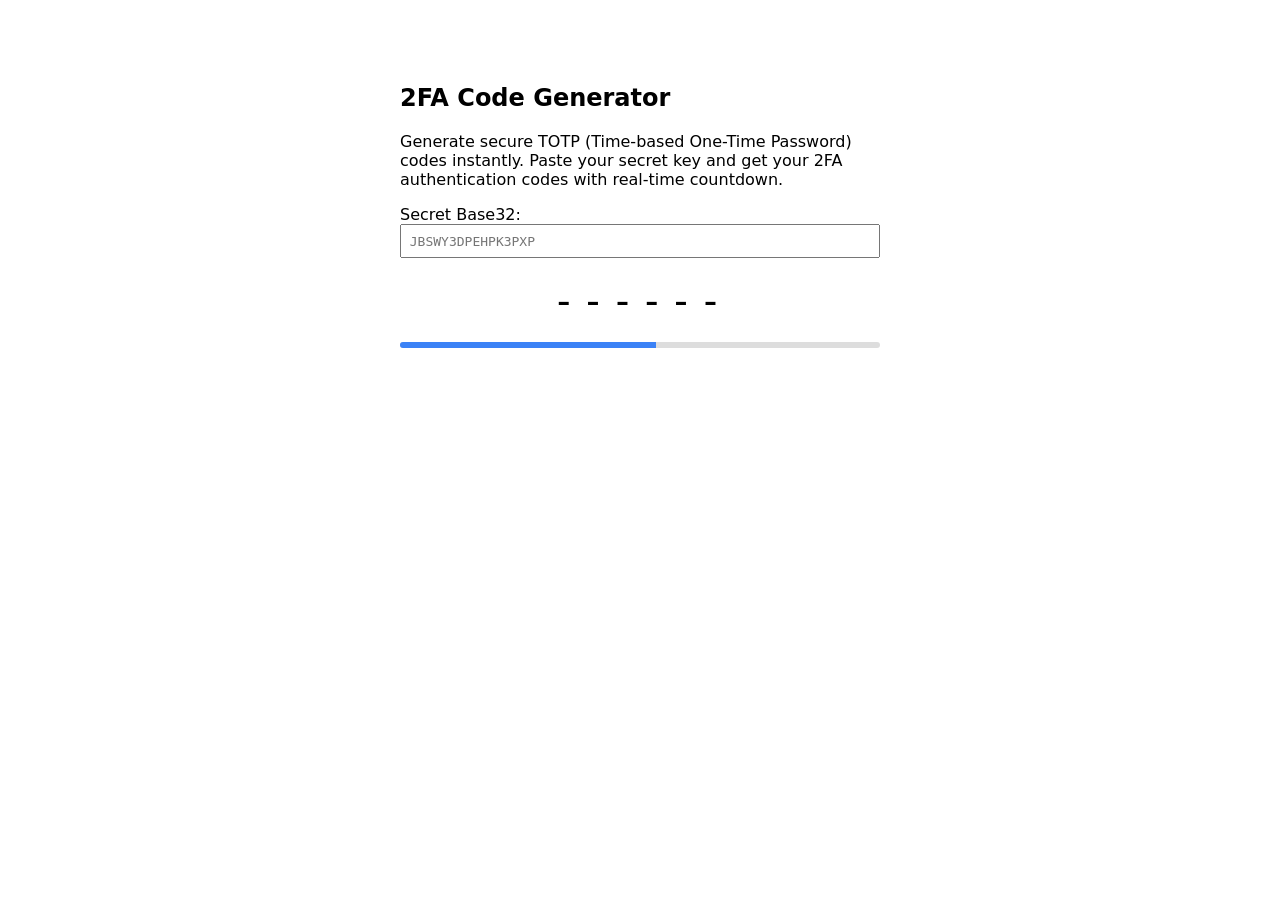
<file: 2fa/index.html>
<!DOCTYPE html>
<html lang="it">
<head>
<meta charset="UTF-8">
<title>TOTP Offline</title>
<style>
  body { font-family: system-ui, sans-serif; max-width: 480px; margin: 3em auto; padding: 1em; }
  input { width: 100%; padding: .6em; font-family: monospace; font-size: 1em; box-sizing: border-box; }
  #code { font-size: 3em; font-family: monospace; letter-spacing: .15em; text-align: center; margin: .5em 0; }
  #bar { height: 6px; background: #ddd; border-radius: 3px; overflow: hidden; }
  #fill { height: 100%; background: #3b82f6; transition: width 1s linear; }
  .err { color: #c00; font-size: .9em; }
</style>
</head>
<body>
  <h2>2FA Code Generator</h2>
  <p>Generate secure TOTP (Time-based One-Time Password) codes instantly. Paste your secret key and get your 2FA authentication codes with real-time countdown.</p>
  <label>Secret Base32:</label>
  <input id="secret" placeholder="JBSWY3DPEHPK3PXP" autocomplete="off" spellcheck="false">
  <div id="code">------</div>
  <div id="bar"><div id="fill" style="width:100%"></div></div>
  <div id="err" class="err"></div>

<script>
const ALPHA = 'ABCDEFGHIJKLMNOPQRSTUVWXYZ234567';

function base32Decode(s) {
  s = s.toUpperCase().replace(/=+$/, '').replace(/\s+/g, '');
  let bits = '';
  for (const c of s) {
    const v = ALPHA.indexOf(c);
    if (v < 0) throw new Error('Carattere Base32 non valido: ' + c);
    bits += v.toString(2).padStart(5, '0');
  }
  const out = new Uint8Array(bits.length >> 3);
  for (let i = 0; i < out.length; i++)
    out[i] = parseInt(bits.substr(i * 8, 8), 2);
  return out;
}

async function totp(secret, period = 30, digits = 6) {
  const key = base32Decode(secret);
  let counter = Math.floor(Date.now() / 1000 / period);
  const buf = new ArrayBuffer(8);
  const dv = new DataView(buf);
  dv.setUint32(0, Math.floor(counter / 0x100000000));
  dv.setUint32(4, counter >>> 0);

  const ck = await crypto.subtle.importKey(
    'raw', key, { name: 'HMAC', hash: 'SHA-1' }, false, ['sign']
  );
  const mac = new Uint8Array(await crypto.subtle.sign('HMAC', ck, buf));
  const o = mac[19] & 0x0f;
  const n = ((mac[o] & 0x7f) << 24) | (mac[o+1] << 16) | (mac[o+2] << 8) | mac[o+3];
  return (n % 10 ** digits).toString().padStart(digits, '0');
}

const $secret = document.getElementById('secret');
const $code = document.getElementById('code');
const $fill = document.getElementById('fill');
const $err = document.getElementById('err');

async function tick() {
  const s = $secret.value.trim();
  const left = 30 - (Math.floor(Date.now() / 1000) % 30);
  $fill.style.width = (left / 30 * 100) + '%';
  if (!s) { $code.textContent = '------'; $err.textContent = ''; return; }
  try {
    $code.textContent = await totp(s);
    $err.textContent = '';
  } catch (e) {
    $code.textContent = '------';
    $err.textContent = e.message;
  }
}
$secret.addEventListener('input', tick);
setInterval(tick, 1000);
tick();
</script>
</body>
</html>
</file>
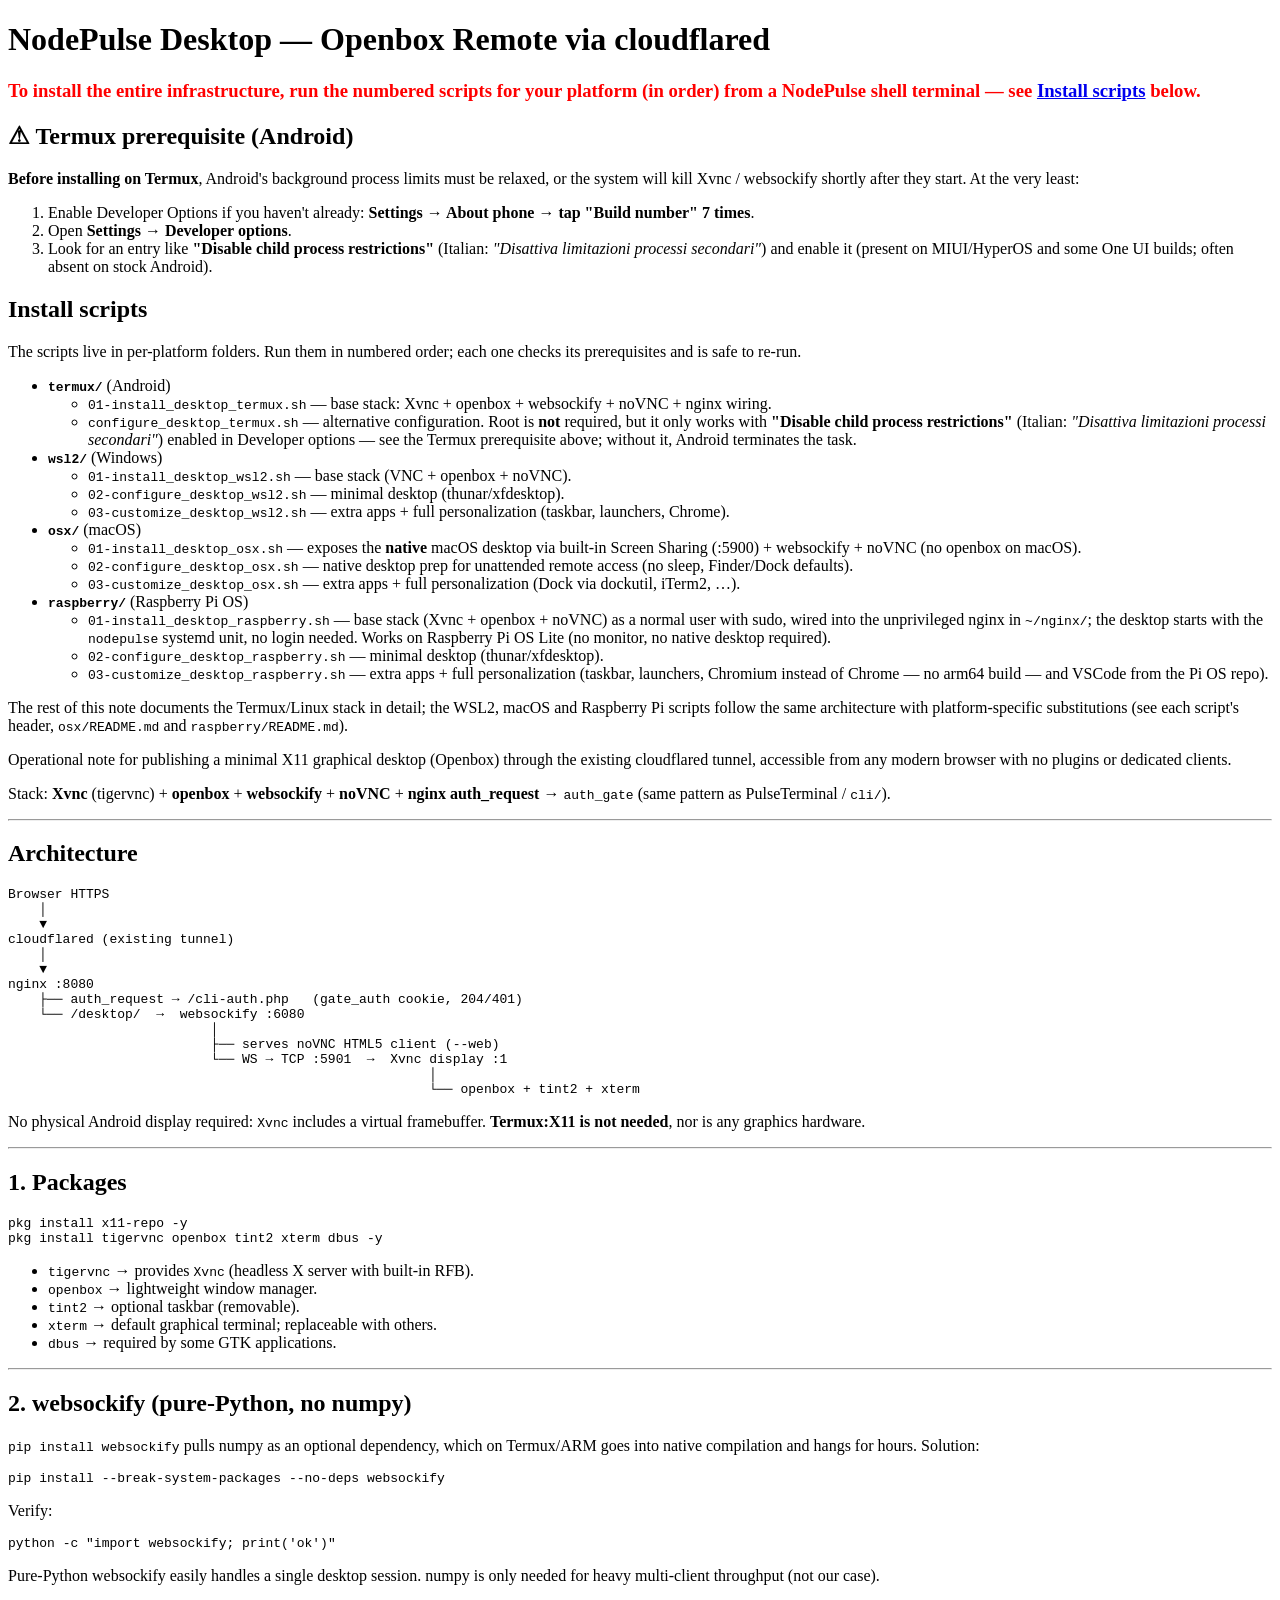
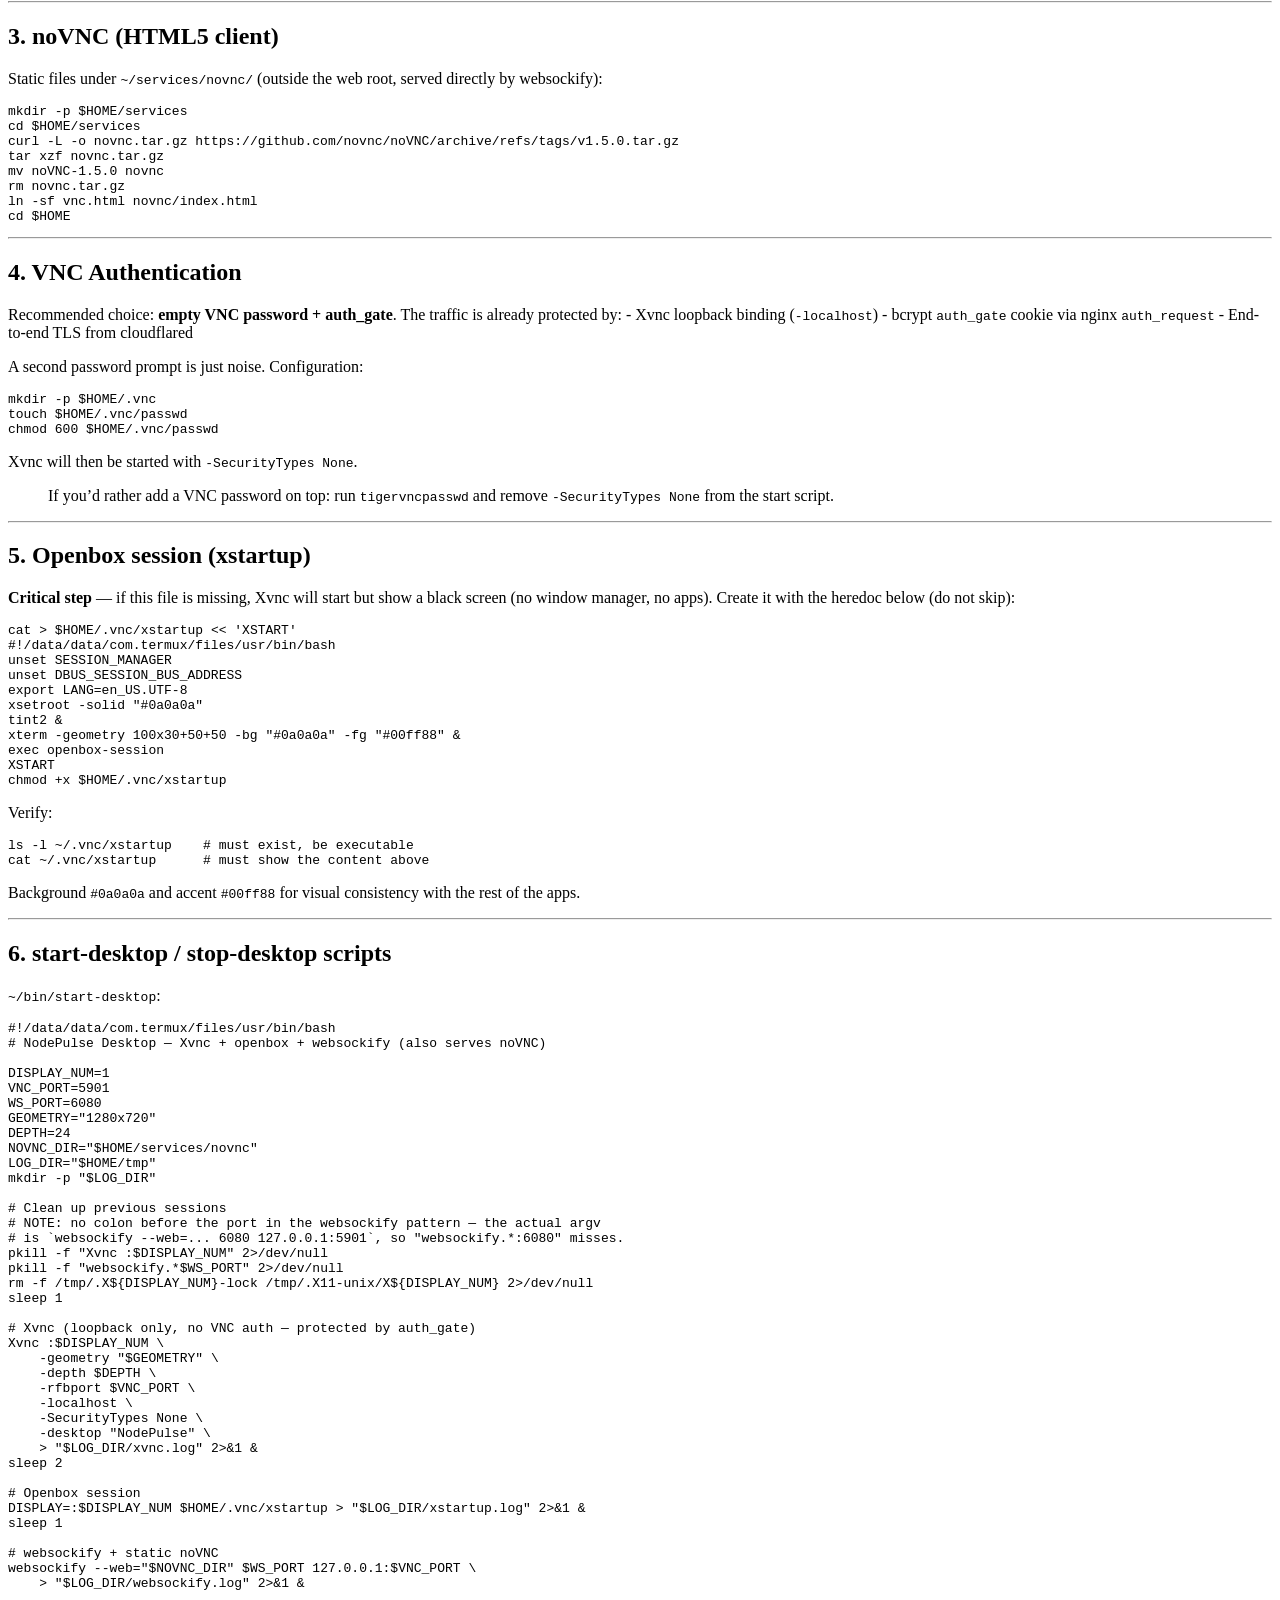
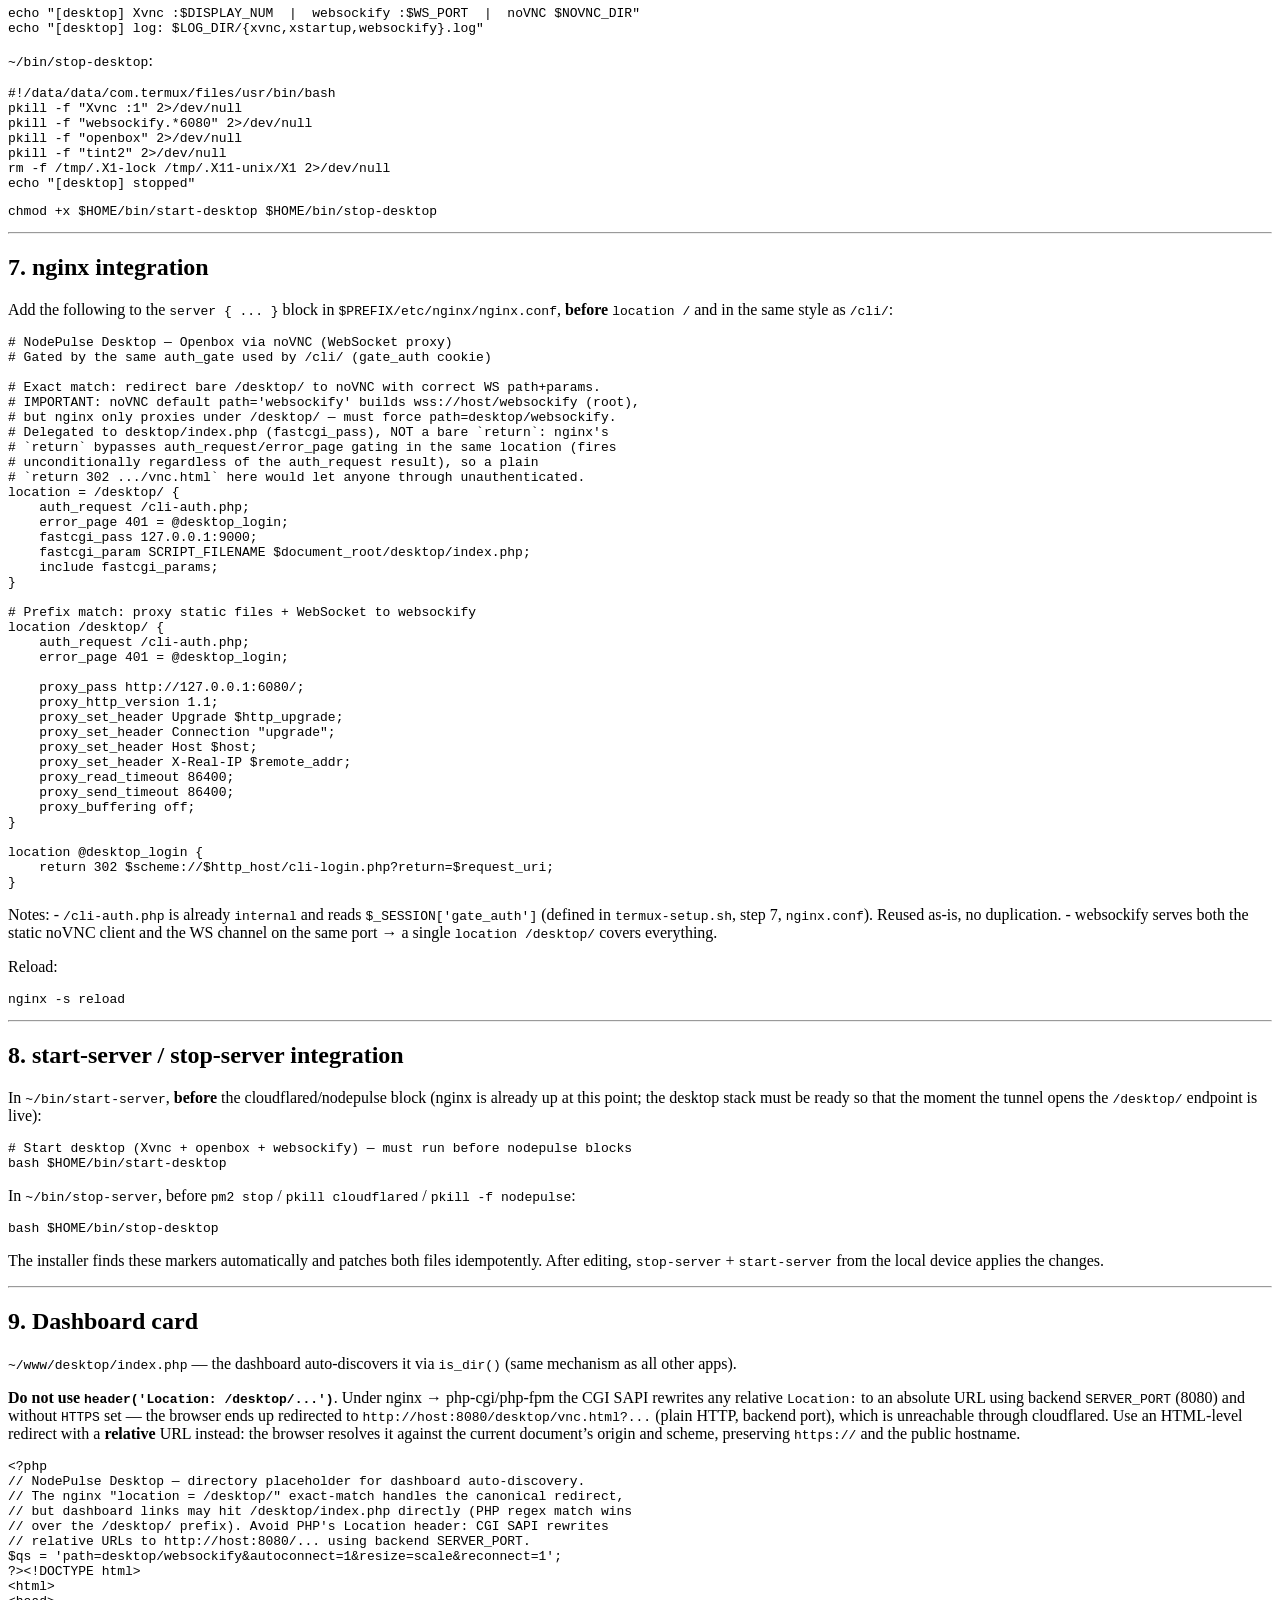
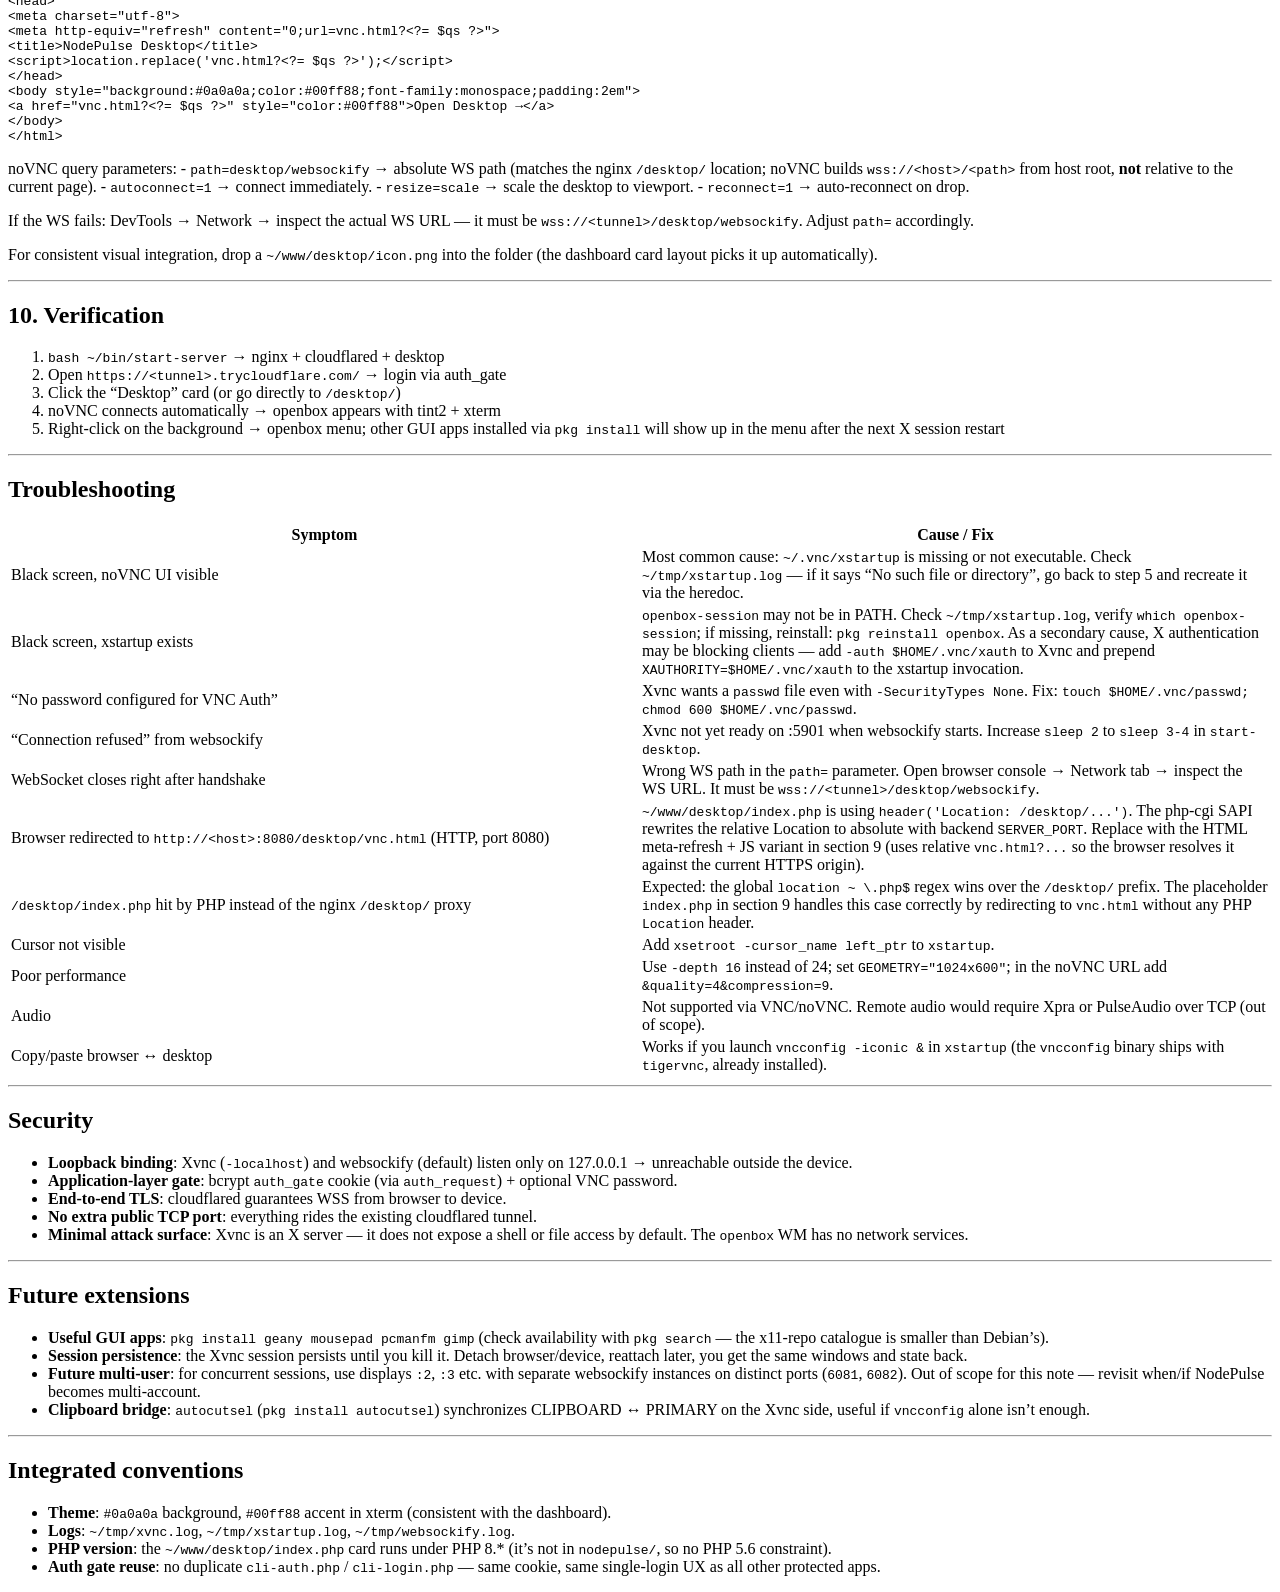
<file: desktop/index.html>
<!DOCTYPE html>
<html lang="en">
<head>
<meta charset="UTF-8">
<title>NodePulse Desktop — Openbox Remote via cloudflared</title>
</head>
<body>
<h1 id="nodepulse-desktop-openbox-remote-via-cloudflared">NodePulse
Desktop — Openbox Remote via cloudflared</h1>
<h3 style="color:red;" id="quick-install">To install the entire infrastructure, run the numbered scripts for
your platform (in order) from a NodePulse shell terminal — see
<a href="#install-scripts">Install scripts</a> below.</h3>

<h2 id="termux-android-prerequisite">⚠ Termux prerequisite (Android)</h2>
<p><strong>Before installing on Termux</strong>, Android's background
process limits must be relaxed, or the system will kill Xvnc /
websockify shortly after they start. At the very least:</p>
<ol type="1">
<li>Enable Developer Options if you haven't already:
<strong>Settings → About phone → tap "Build number" 7 times</strong>.</li>
<li>Open <strong>Settings → Developer options</strong>.</li>
<li>Look for an entry like <strong>"Disable child process
restrictions"</strong> (Italian: <em>"Disattiva limitazioni processi
secondari"</em>) and enable it (present on MIUI/HyperOS and some One UI
builds; often absent on stock Android).</li>
</ol>

<h2 id="install-scripts">Install scripts</h2>
<p>The scripts live in per-platform folders. Run them in numbered
order; each one checks its prerequisites and is safe to re-run.</p>
<ul>
<li><strong><code>termux/</code></strong> (Android)
<ul>
<li><code>01-install_desktop_termux.sh</code> — base stack: Xvnc +
openbox + websockify + noVNC + nginx wiring.</li>

<li><code>configure_desktop_termux.sh</code> — alternative
configuration. Root is <strong>not</strong> required, but it only works
with <strong>"Disable child process restrictions"</strong> (Italian:
<em>"Disattiva limitazioni processi secondari"</em>) enabled in
Developer options — see the Termux prerequisite above; without it,
Android terminates the task.</li>
</ul></li>
<li><strong><code>wsl2/</code></strong> (Windows)
<ul>
<li><code>01-install_desktop_wsl2.sh</code> — base stack (VNC + openbox
+ noVNC).</li>
<li><code>02-configure_desktop_wsl2.sh</code> — minimal desktop
(thunar/xfdesktop).</li>
<li><code>03-customize_desktop_wsl2.sh</code> — extra apps + full
personalization (taskbar, launchers, Chrome).</li>
</ul></li>
<li><strong><code>osx/</code></strong> (macOS)
<ul>
<li><code>01-install_desktop_osx.sh</code> — exposes the
<strong>native</strong> macOS desktop via built-in Screen Sharing
(:5900) + websockify + noVNC (no openbox on macOS).</li>
<li><code>02-configure_desktop_osx.sh</code> — native desktop prep for
unattended remote access (no sleep, Finder/Dock defaults).</li>
<li><code>03-customize_desktop_osx.sh</code> — extra apps + full
personalization (Dock via dockutil, iTerm2, …).</li>
</ul></li>
<li><strong><code>raspberry/</code></strong> (Raspberry Pi OS)
<ul>
<li><code>01-install_desktop_raspberry.sh</code> — base stack (Xvnc +
openbox + noVNC) as a normal user with sudo, wired into the
unprivileged nginx in <code>~/nginx/</code>; the desktop starts with
the <code>nodepulse</code> systemd unit, no login needed. Works on
Raspberry Pi OS Lite (no monitor, no native desktop required).</li>
<li><code>02-configure_desktop_raspberry.sh</code> — minimal desktop
(thunar/xfdesktop).</li>
<li><code>03-customize_desktop_raspberry.sh</code> — extra apps + full
personalization (taskbar, launchers, Chromium instead of Chrome —
no arm64 build — and VSCode from the Pi OS repo).</li>
</ul></li>
</ul>
<p>The rest of this note documents the Termux/Linux stack in detail;
the WSL2, macOS and Raspberry Pi scripts follow the same architecture
with platform-specific substitutions (see each script's header,
<code>osx/README.md</code> and <code>raspberry/README.md</code>).</p>

<p>Operational note for publishing a minimal X11 graphical desktop
(Openbox) through the existing cloudflared tunnel, accessible from any
modern browser with no plugins or dedicated clients.</p>
<p>Stack: <strong>Xvnc</strong> (tigervnc) + <strong>openbox</strong> +
<strong>websockify</strong> + <strong>noVNC</strong> + <strong>nginx
auth_request</strong> → <code>auth_gate</code> (same pattern as
PulseTerminal / <code>cli/</code>).</p>
<hr />
<h2 id="architecture">Architecture</h2>
<pre><code>Browser HTTPS
    │
    ▼
cloudflared (existing tunnel)
    │
    ▼
nginx :8080
    ├── auth_request → /cli-auth.php   (gate_auth cookie, 204/401)
    └── /desktop/  →  websockify :6080
                          │
                          ├── serves noVNC HTML5 client (--web)
                          └── WS → TCP :5901  →  Xvnc display :1
                                                      │
                                                      └── openbox + tint2 + xterm</code></pre>
<p>No physical Android display required: <code>Xvnc</code> includes a
virtual framebuffer. <strong>Termux:X11 is not needed</strong>, nor is
any graphics hardware.</p>
<hr />
<h2 id="packages">1. Packages</h2>
<div class="sourceCode" id="cb2"><pre
class="sourceCode bash"><code class="sourceCode bash"><span id="cb2-1"><a href="#cb2-1" aria-hidden="true" tabindex="-1"></a><span class="ex">pkg</span> install x11-repo <span class="at">-y</span></span>
<span id="cb2-2"><a href="#cb2-2" aria-hidden="true" tabindex="-1"></a><span class="ex">pkg</span> install tigervnc openbox tint2 xterm dbus <span class="at">-y</span></span></code></pre></div>
<ul>
<li><code>tigervnc</code> → provides <code>Xvnc</code> (headless X
server with built-in RFB).</li>
<li><code>openbox</code> → lightweight window manager.</li>
<li><code>tint2</code> → optional taskbar (removable).</li>
<li><code>xterm</code> → default graphical terminal; replaceable with
others.</li>
<li><code>dbus</code> → required by some GTK applications.</li>
</ul>
<hr />
<h2 id="websockify-pure-python-no-numpy">2. websockify (pure-Python, no
numpy)</h2>
<p><code>pip install websockify</code> pulls numpy as an optional
dependency, which on Termux/ARM goes into native compilation and hangs
for hours. Solution:</p>
<div class="sourceCode" id="cb3"><pre
class="sourceCode bash"><code class="sourceCode bash"><span id="cb3-1"><a href="#cb3-1" aria-hidden="true" tabindex="-1"></a><span class="ex">pip</span> install <span class="at">--break-system-packages</span> <span class="at">--no-deps</span> websockify</span></code></pre></div>
<p>Verify:</p>
<div class="sourceCode" id="cb4"><pre
class="sourceCode bash"><code class="sourceCode bash"><span id="cb4-1"><a href="#cb4-1" aria-hidden="true" tabindex="-1"></a><span class="ex">python</span> <span class="at">-c</span> <span class="st">&quot;import websockify; print(&#39;ok&#39;)&quot;</span></span></code></pre></div>
<p>Pure-Python websockify easily handles a single desktop session. numpy
is only needed for heavy multi-client throughput (not our case).</p>
<hr />
<h2 id="novnc-html5-client">3. noVNC (HTML5 client)</h2>
<p>Static files under <code>~/services/novnc/</code> (outside the web
root, served directly by websockify):</p>
<div class="sourceCode" id="cb5"><pre
class="sourceCode bash"><code class="sourceCode bash"><span id="cb5-1"><a href="#cb5-1" aria-hidden="true" tabindex="-1"></a><span class="fu">mkdir</span> <span class="at">-p</span> <span class="va">$HOME</span>/services</span>
<span id="cb5-2"><a href="#cb5-2" aria-hidden="true" tabindex="-1"></a><span class="bu">cd</span> <span class="va">$HOME</span>/services</span>
<span id="cb5-3"><a href="#cb5-3" aria-hidden="true" tabindex="-1"></a><span class="ex">curl</span> <span class="at">-L</span> <span class="at">-o</span> novnc.tar.gz https://github.com/novnc/noVNC/archive/refs/tags/v1.5.0.tar.gz</span>
<span id="cb5-4"><a href="#cb5-4" aria-hidden="true" tabindex="-1"></a><span class="fu">tar</span> xzf novnc.tar.gz</span>
<span id="cb5-5"><a href="#cb5-5" aria-hidden="true" tabindex="-1"></a><span class="fu">mv</span> noVNC-1.5.0 novnc</span>
<span id="cb5-6"><a href="#cb5-6" aria-hidden="true" tabindex="-1"></a><span class="fu">rm</span> novnc.tar.gz</span>
<span id="cb5-7"><a href="#cb5-7" aria-hidden="true" tabindex="-1"></a><span class="fu">ln</span> <span class="at">-sf</span> vnc.html novnc/index.html</span>
<span id="cb5-8"><a href="#cb5-8" aria-hidden="true" tabindex="-1"></a><span class="bu">cd</span> <span class="va">$HOME</span></span></code></pre></div>
<hr />
<h2 id="vnc-authentication">4. VNC Authentication</h2>
<p>Recommended choice: <strong>empty VNC password + auth_gate</strong>.
The traffic is already protected by: - Xvnc loopback binding
(<code>-localhost</code>) - bcrypt <code>auth_gate</code> cookie via
nginx <code>auth_request</code> - End-to-end TLS from cloudflared</p>
<p>A second password prompt is just noise. Configuration:</p>
<div class="sourceCode" id="cb6"><pre
class="sourceCode bash"><code class="sourceCode bash"><span id="cb6-1"><a href="#cb6-1" aria-hidden="true" tabindex="-1"></a><span class="fu">mkdir</span> <span class="at">-p</span> <span class="va">$HOME</span>/.vnc</span>
<span id="cb6-2"><a href="#cb6-2" aria-hidden="true" tabindex="-1"></a><span class="fu">touch</span> <span class="va">$HOME</span>/.vnc/passwd</span>
<span id="cb6-3"><a href="#cb6-3" aria-hidden="true" tabindex="-1"></a><span class="fu">chmod</span> 600 <span class="va">$HOME</span>/.vnc/passwd</span></code></pre></div>
<p>Xvnc will then be started with <code>-SecurityTypes None</code>.</p>
<blockquote>
<p>If you’d rather add a VNC password on top: run
<code>tigervncpasswd</code> and remove <code>-SecurityTypes None</code>
from the start script.</p>
</blockquote>
<hr />
<h2 id="openbox-session-xstartup">5. Openbox session (xstartup)</h2>
<p><strong>Critical step</strong> — if this file is missing, Xvnc will
start but show a black screen (no window manager, no apps). Create it
with the heredoc below (do not skip):</p>
<div class="sourceCode" id="cb7"><pre
class="sourceCode bash"><code class="sourceCode bash"><span id="cb7-1"><a href="#cb7-1" aria-hidden="true" tabindex="-1"></a><span class="fu">cat</span> <span class="op">&gt;</span> <span class="va">$HOME</span>/.vnc/xstartup <span class="op">&lt;&lt; &#39;XSTART&#39;</span></span>
<span id="cb7-2"><a href="#cb7-2" aria-hidden="true" tabindex="-1"></a><span class="st">#!/data/data/com.termux/files/usr/bin/bash</span></span>
<span id="cb7-3"><a href="#cb7-3" aria-hidden="true" tabindex="-1"></a><span class="st">unset SESSION_MANAGER</span></span>
<span id="cb7-4"><a href="#cb7-4" aria-hidden="true" tabindex="-1"></a><span class="st">unset DBUS_SESSION_BUS_ADDRESS</span></span>
<span id="cb7-5"><a href="#cb7-5" aria-hidden="true" tabindex="-1"></a><span class="st">export LANG=en_US.UTF-8</span></span>
<span id="cb7-6"><a href="#cb7-6" aria-hidden="true" tabindex="-1"></a><span class="st">xsetroot -solid &quot;#0a0a0a&quot;</span></span>
<span id="cb7-7"><a href="#cb7-7" aria-hidden="true" tabindex="-1"></a><span class="st">tint2 &amp;</span></span>
<span id="cb7-8"><a href="#cb7-8" aria-hidden="true" tabindex="-1"></a><span class="st">xterm -geometry 100x30+50+50 -bg &quot;#0a0a0a&quot; -fg &quot;#00ff88&quot; &amp;</span></span>
<span id="cb7-9"><a href="#cb7-9" aria-hidden="true" tabindex="-1"></a><span class="st">exec openbox-session</span></span>
<span id="cb7-10"><a href="#cb7-10" aria-hidden="true" tabindex="-1"></a><span class="op">XSTART</span></span>
<span id="cb7-11"><a href="#cb7-11" aria-hidden="true" tabindex="-1"></a><span class="fu">chmod</span> +x <span class="va">$HOME</span>/.vnc/xstartup</span></code></pre></div>
<p>Verify:</p>
<div class="sourceCode" id="cb8"><pre
class="sourceCode bash"><code class="sourceCode bash"><span id="cb8-1"><a href="#cb8-1" aria-hidden="true" tabindex="-1"></a><span class="fu">ls</span> <span class="at">-l</span> ~/.vnc/xstartup    <span class="co"># must exist, be executable</span></span>
<span id="cb8-2"><a href="#cb8-2" aria-hidden="true" tabindex="-1"></a><span class="fu">cat</span> ~/.vnc/xstartup      <span class="co"># must show the content above</span></span></code></pre></div>
<p>Background <code>#0a0a0a</code> and accent <code>#00ff88</code> for
visual consistency with the rest of the apps.</p>
<hr />
<h2 id="start-desktop-stop-desktop-scripts">6. start-desktop /
stop-desktop scripts</h2>
<p><code>~/bin/start-desktop</code>:</p>
<div class="sourceCode" id="cb9"><pre
class="sourceCode bash"><code class="sourceCode bash"><span id="cb9-1"><a href="#cb9-1" aria-hidden="true" tabindex="-1"></a><span class="co">#!/data/data/com.termux/files/usr/bin/bash</span></span>
<span id="cb9-2"><a href="#cb9-2" aria-hidden="true" tabindex="-1"></a><span class="co"># NodePulse Desktop — Xvnc + openbox + websockify (also serves noVNC)</span></span>
<span id="cb9-3"><a href="#cb9-3" aria-hidden="true" tabindex="-1"></a></span>
<span id="cb9-4"><a href="#cb9-4" aria-hidden="true" tabindex="-1"></a><span class="va">DISPLAY_NUM</span><span class="op">=</span>1</span>
<span id="cb9-5"><a href="#cb9-5" aria-hidden="true" tabindex="-1"></a><span class="va">VNC_PORT</span><span class="op">=</span>5901</span>
<span id="cb9-6"><a href="#cb9-6" aria-hidden="true" tabindex="-1"></a><span class="va">WS_PORT</span><span class="op">=</span>6080</span>
<span id="cb9-7"><a href="#cb9-7" aria-hidden="true" tabindex="-1"></a><span class="va">GEOMETRY</span><span class="op">=</span><span class="st">&quot;1280x720&quot;</span></span>
<span id="cb9-8"><a href="#cb9-8" aria-hidden="true" tabindex="-1"></a><span class="va">DEPTH</span><span class="op">=</span>24</span>
<span id="cb9-9"><a href="#cb9-9" aria-hidden="true" tabindex="-1"></a><span class="va">NOVNC_DIR</span><span class="op">=</span><span class="st">&quot;</span><span class="va">$HOME</span><span class="st">/services/novnc&quot;</span></span>
<span id="cb9-10"><a href="#cb9-10" aria-hidden="true" tabindex="-1"></a><span class="va">LOG_DIR</span><span class="op">=</span><span class="st">&quot;</span><span class="va">$HOME</span><span class="st">/tmp&quot;</span></span>
<span id="cb9-11"><a href="#cb9-11" aria-hidden="true" tabindex="-1"></a><span class="fu">mkdir</span> <span class="at">-p</span> <span class="st">&quot;</span><span class="va">$LOG_DIR</span><span class="st">&quot;</span></span>
<span id="cb9-12"><a href="#cb9-12" aria-hidden="true" tabindex="-1"></a></span>
<span id="cb9-13"><a href="#cb9-13" aria-hidden="true" tabindex="-1"></a><span class="co"># Clean up previous sessions</span></span>
<span id="cb9-14"><a href="#cb9-14" aria-hidden="true" tabindex="-1"></a><span class="co"># </span><span class="al">NOTE</span><span class="co">: no colon before the port in the websockify pattern — the actual argv</span></span>
<span id="cb9-15"><a href="#cb9-15" aria-hidden="true" tabindex="-1"></a><span class="co"># is `websockify --web=... 6080 127.0.0.1:5901`, so &quot;websockify.*:6080&quot; misses.</span></span>
<span id="cb9-16"><a href="#cb9-16" aria-hidden="true" tabindex="-1"></a><span class="ex">pkill</span> <span class="at">-f</span> <span class="st">&quot;Xvnc :</span><span class="va">$DISPLAY_NUM</span><span class="st">&quot;</span> <span class="dv">2</span><span class="op">&gt;</span>/dev/null</span>
<span id="cb9-17"><a href="#cb9-17" aria-hidden="true" tabindex="-1"></a><span class="ex">pkill</span> <span class="at">-f</span> <span class="st">&quot;websockify.*</span><span class="va">$WS_PORT</span><span class="st">&quot;</span> <span class="dv">2</span><span class="op">&gt;</span>/dev/null</span>
<span id="cb9-18"><a href="#cb9-18" aria-hidden="true" tabindex="-1"></a><span class="fu">rm</span> <span class="at">-f</span> /tmp/.X<span class="va">${DISPLAY_NUM}</span>-lock /tmp/.X11-unix/X<span class="va">${DISPLAY_NUM}</span> <span class="dv">2</span><span class="op">&gt;</span>/dev/null</span>
<span id="cb9-19"><a href="#cb9-19" aria-hidden="true" tabindex="-1"></a><span class="fu">sleep</span> 1</span>
<span id="cb9-20"><a href="#cb9-20" aria-hidden="true" tabindex="-1"></a></span>
<span id="cb9-21"><a href="#cb9-21" aria-hidden="true" tabindex="-1"></a><span class="co"># Xvnc (loopback only, no VNC auth — protected by auth_gate)</span></span>
<span id="cb9-22"><a href="#cb9-22" aria-hidden="true" tabindex="-1"></a><span class="ex">Xvnc</span> :<span class="va">$DISPLAY_NUM</span> <span class="dt">\</span></span>
<span id="cb9-23"><a href="#cb9-23" aria-hidden="true" tabindex="-1"></a>    <span class="at">-geometry</span> <span class="st">&quot;</span><span class="va">$GEOMETRY</span><span class="st">&quot;</span> <span class="dt">\</span></span>
<span id="cb9-24"><a href="#cb9-24" aria-hidden="true" tabindex="-1"></a>    <span class="at">-depth</span> <span class="va">$DEPTH</span> <span class="dt">\</span></span>
<span id="cb9-25"><a href="#cb9-25" aria-hidden="true" tabindex="-1"></a>    <span class="at">-rfbport</span> <span class="va">$VNC_PORT</span> <span class="dt">\</span></span>
<span id="cb9-26"><a href="#cb9-26" aria-hidden="true" tabindex="-1"></a>    <span class="at">-localhost</span> <span class="dt">\</span></span>
<span id="cb9-27"><a href="#cb9-27" aria-hidden="true" tabindex="-1"></a>    <span class="at">-SecurityTypes</span> None <span class="dt">\</span></span>
<span id="cb9-28"><a href="#cb9-28" aria-hidden="true" tabindex="-1"></a>    <span class="at">-desktop</span> <span class="st">&quot;NodePulse&quot;</span> <span class="dt">\</span></span>
<span id="cb9-29"><a href="#cb9-29" aria-hidden="true" tabindex="-1"></a>    <span class="op">&gt;</span> <span class="st">&quot;</span><span class="va">$LOG_DIR</span><span class="st">/xvnc.log&quot;</span> <span class="dv">2</span><span class="op">&gt;&amp;</span><span class="dv">1</span> <span class="kw">&amp;</span></span>
<span id="cb9-30"><a href="#cb9-30" aria-hidden="true" tabindex="-1"></a><span class="fu">sleep</span> 2</span>
<span id="cb9-31"><a href="#cb9-31" aria-hidden="true" tabindex="-1"></a></span>
<span id="cb9-32"><a href="#cb9-32" aria-hidden="true" tabindex="-1"></a><span class="co"># Openbox session</span></span>
<span id="cb9-33"><a href="#cb9-33" aria-hidden="true" tabindex="-1"></a><span class="va">DISPLAY</span><span class="op">=</span>:<span class="va">$DISPLAY_NUM</span> <span class="va">$HOME</span><span class="ex">/.vnc/xstartup</span> <span class="op">&gt;</span> <span class="st">&quot;</span><span class="va">$LOG_DIR</span><span class="st">/xstartup.log&quot;</span> <span class="dv">2</span><span class="op">&gt;&amp;</span><span class="dv">1</span> <span class="kw">&amp;</span></span>
<span id="cb9-34"><a href="#cb9-34" aria-hidden="true" tabindex="-1"></a><span class="fu">sleep</span> 1</span>
<span id="cb9-35"><a href="#cb9-35" aria-hidden="true" tabindex="-1"></a></span>
<span id="cb9-36"><a href="#cb9-36" aria-hidden="true" tabindex="-1"></a><span class="co"># websockify + static noVNC</span></span>
<span id="cb9-37"><a href="#cb9-37" aria-hidden="true" tabindex="-1"></a><span class="ex">websockify</span> <span class="at">--web</span><span class="op">=</span><span class="st">&quot;</span><span class="va">$NOVNC_DIR</span><span class="st">&quot;</span> <span class="va">$WS_PORT</span> 127.0.0.1:<span class="va">$VNC_PORT</span> <span class="dt">\</span></span>
<span id="cb9-38"><a href="#cb9-38" aria-hidden="true" tabindex="-1"></a>    <span class="op">&gt;</span> <span class="st">&quot;</span><span class="va">$LOG_DIR</span><span class="st">/websockify.log&quot;</span> <span class="dv">2</span><span class="op">&gt;&amp;</span><span class="dv">1</span> <span class="kw">&amp;</span></span>
<span id="cb9-39"><a href="#cb9-39" aria-hidden="true" tabindex="-1"></a></span>
<span id="cb9-40"><a href="#cb9-40" aria-hidden="true" tabindex="-1"></a><span class="bu">echo</span> <span class="st">&quot;[desktop] Xvnc :</span><span class="va">$DISPLAY_NUM</span><span class="st">  |  websockify :</span><span class="va">$WS_PORT</span><span class="st">  |  noVNC </span><span class="va">$NOVNC_DIR</span><span class="st">&quot;</span></span>
<span id="cb9-41"><a href="#cb9-41" aria-hidden="true" tabindex="-1"></a><span class="bu">echo</span> <span class="st">&quot;[desktop] log: </span><span class="va">$LOG_DIR</span><span class="st">/{xvnc,xstartup,websockify}.log&quot;</span></span></code></pre></div>
<p><code>~/bin/stop-desktop</code>:</p>
<div class="sourceCode" id="cb10"><pre
class="sourceCode bash"><code class="sourceCode bash"><span id="cb10-1"><a href="#cb10-1" aria-hidden="true" tabindex="-1"></a><span class="co">#!/data/data/com.termux/files/usr/bin/bash</span></span>
<span id="cb10-2"><a href="#cb10-2" aria-hidden="true" tabindex="-1"></a><span class="ex">pkill</span> <span class="at">-f</span> <span class="st">&quot;Xvnc :1&quot;</span> <span class="dv">2</span><span class="op">&gt;</span>/dev/null</span>
<span id="cb10-3"><a href="#cb10-3" aria-hidden="true" tabindex="-1"></a><span class="ex">pkill</span> <span class="at">-f</span> <span class="st">&quot;websockify.*6080&quot;</span> <span class="dv">2</span><span class="op">&gt;</span>/dev/null</span>
<span id="cb10-4"><a href="#cb10-4" aria-hidden="true" tabindex="-1"></a><span class="ex">pkill</span> <span class="at">-f</span> <span class="st">&quot;openbox&quot;</span> <span class="dv">2</span><span class="op">&gt;</span>/dev/null</span>
<span id="cb10-5"><a href="#cb10-5" aria-hidden="true" tabindex="-1"></a><span class="ex">pkill</span> <span class="at">-f</span> <span class="st">&quot;tint2&quot;</span> <span class="dv">2</span><span class="op">&gt;</span>/dev/null</span>
<span id="cb10-6"><a href="#cb10-6" aria-hidden="true" tabindex="-1"></a><span class="fu">rm</span> <span class="at">-f</span> /tmp/.X1-lock /tmp/.X11-unix/X1 <span class="dv">2</span><span class="op">&gt;</span>/dev/null</span>
<span id="cb10-7"><a href="#cb10-7" aria-hidden="true" tabindex="-1"></a><span class="bu">echo</span> <span class="st">&quot;[desktop] stopped&quot;</span></span></code></pre></div>
<div class="sourceCode" id="cb11"><pre
class="sourceCode bash"><code class="sourceCode bash"><span id="cb11-1"><a href="#cb11-1" aria-hidden="true" tabindex="-1"></a><span class="fu">chmod</span> +x <span class="va">$HOME</span>/bin/start-desktop <span class="va">$HOME</span>/bin/stop-desktop</span></code></pre></div>
<hr />
<h2 id="nginx-integration">7. nginx integration</h2>
<p>Add the following to the <code>server { ... }</code> block in
<code>$PREFIX/etc/nginx/nginx.conf</code>, <strong>before</strong>
<code>location /</code> and in the same style as <code>/cli/</code>:</p>
<pre class="nginx"><code># NodePulse Desktop — Openbox via noVNC (WebSocket proxy)
# Gated by the same auth_gate used by /cli/ (gate_auth cookie)

# Exact match: redirect bare /desktop/ to noVNC with correct WS path+params.
# IMPORTANT: noVNC default path=&#39;websockify&#39; builds wss://host/websockify (root),
# but nginx only proxies under /desktop/ — must force path=desktop/websockify.
# Delegated to desktop/index.php (fastcgi_pass), NOT a bare `return`: nginx&#39;s
# `return` bypasses auth_request/error_page gating in the same location (fires
# unconditionally regardless of the auth_request result), so a plain
# `return 302 .../vnc.html` here would let anyone through unauthenticated.
location = /desktop/ {
    auth_request /cli-auth.php;
    error_page 401 = @desktop_login;
    fastcgi_pass 127.0.0.1:9000;
    fastcgi_param SCRIPT_FILENAME $document_root/desktop/index.php;
    include fastcgi_params;
}

# Prefix match: proxy static files + WebSocket to websockify
location /desktop/ {
    auth_request /cli-auth.php;
    error_page 401 = @desktop_login;

    proxy_pass http://127.0.0.1:6080/;
    proxy_http_version 1.1;
    proxy_set_header Upgrade $http_upgrade;
    proxy_set_header Connection &quot;upgrade&quot;;
    proxy_set_header Host $host;
    proxy_set_header X-Real-IP $remote_addr;
    proxy_read_timeout 86400;
    proxy_send_timeout 86400;
    proxy_buffering off;
}

location @desktop_login {
    return 302 $scheme://$http_host/cli-login.php?return=$request_uri;
}</code></pre>
<p>Notes: - <code>/cli-auth.php</code> is already <code>internal</code>
and reads <code>$_SESSION['gate_auth']</code> (defined in
<code>termux-setup.sh</code>, step 7, <code>nginx.conf</code>). Reused
as-is, no duplication. - websockify serves both the static noVNC client
and the WS channel on the same port → a single
<code>location /desktop/</code> covers everything.</p>
<p>Reload:</p>
<div class="sourceCode" id="cb13"><pre
class="sourceCode bash"><code class="sourceCode bash"><span id="cb13-1"><a href="#cb13-1" aria-hidden="true" tabindex="-1"></a><span class="ex">nginx</span> <span class="at">-s</span> reload</span></code></pre></div>
<hr />
<h2 id="start-server-stop-server-integration">8. start-server /
stop-server integration</h2>
<p>In <code>~/bin/start-server</code>, <strong>before</strong> the
cloudflared/nodepulse block (nginx is already up at this point; the
desktop stack must be ready so that the moment the tunnel opens the
<code>/desktop/</code> endpoint is live):</p>
<div class="sourceCode" id="cb14"><pre
class="sourceCode bash"><code class="sourceCode bash"><span id="cb14-1"><a href="#cb14-1" aria-hidden="true" tabindex="-1"></a><span class="co"># Start desktop (Xvnc + openbox + websockify) — must run before nodepulse blocks</span></span>
<span id="cb14-2"><a href="#cb14-2" aria-hidden="true" tabindex="-1"></a><span class="fu">bash</span> <span class="va">$HOME</span>/bin/start-desktop</span></code></pre></div>
<p>In <code>~/bin/stop-server</code>, before <code>pm2 stop</code> /
<code>pkill cloudflared</code> / <code>pkill -f nodepulse</code>:</p>
<div class="sourceCode" id="cb15"><pre
class="sourceCode bash"><code class="sourceCode bash"><span id="cb15-1"><a href="#cb15-1" aria-hidden="true" tabindex="-1"></a><span class="fu">bash</span> <span class="va">$HOME</span>/bin/stop-desktop</span></code></pre></div>
<p>The installer finds these markers automatically and patches both
files idempotently. After editing, <code>stop-server</code> +
<code>start-server</code> from the local device applies the changes.</p>
<hr />
<h2 id="dashboard-card">9. Dashboard card</h2>
<p><code>~/www/desktop/index.php</code> — the dashboard auto-discovers
it via <code>is_dir()</code> (same mechanism as all other apps).</p>
<p><strong>Do not use
<code>header('Location: /desktop/...')</code></strong>. Under nginx →
php-cgi/php-fpm the CGI SAPI rewrites any relative
<code>Location:</code> to an absolute URL using backend
<code>SERVER_PORT</code> (8080) and without <code>HTTPS</code> set — the
browser ends up redirected to
<code>http://host:8080/desktop/vnc.html?...</code> (plain HTTP, backend
port), which is unreachable through cloudflared. Use an HTML-level
redirect with a <strong>relative</strong> URL instead: the browser
resolves it against the current document’s origin and scheme, preserving
<code>https://</code> and the public hostname.</p>
<div class="sourceCode" id="cb16"><pre
class="sourceCode php"><code class="sourceCode php"><span id="cb16-1"><a href="#cb16-1" aria-hidden="true" tabindex="-1"></a><span class="kw">&lt;?php</span></span>
<span id="cb16-2"><a href="#cb16-2" aria-hidden="true" tabindex="-1"></a><span class="co">// NodePulse Desktop — directory placeholder for dashboard auto-discovery.</span></span>
<span id="cb16-3"><a href="#cb16-3" aria-hidden="true" tabindex="-1"></a><span class="co">// The nginx &quot;location = /desktop/&quot; exact-match handles the canonical redirect,</span></span>
<span id="cb16-4"><a href="#cb16-4" aria-hidden="true" tabindex="-1"></a><span class="co">// but dashboard links may hit /desktop/index.php directly (PHP regex match wins</span></span>
<span id="cb16-5"><a href="#cb16-5" aria-hidden="true" tabindex="-1"></a><span class="co">// over the /desktop/ prefix). Avoid PHP&#39;s Location header: CGI SAPI rewrites</span></span>
<span id="cb16-6"><a href="#cb16-6" aria-hidden="true" tabindex="-1"></a><span class="co">// relative URLs to http://host:8080/... using backend SERVER_PORT.</span></span>
<span id="cb16-7"><a href="#cb16-7" aria-hidden="true" tabindex="-1"></a><span class="va">$qs</span> <span class="op">=</span> <span class="st">&#39;path=desktop/websockify&amp;autoconnect=1&amp;resize=scale&amp;reconnect=1&#39;</span><span class="ot">;</span></span>
<span id="cb16-8"><a href="#cb16-8" aria-hidden="true" tabindex="-1"></a><span class="kw">?&gt;</span><span class="op">&lt;!</span><span class="cn">DOCTYPE</span> html<span class="op">&gt;</span></span>
<span id="cb16-9"><a href="#cb16-9" aria-hidden="true" tabindex="-1"></a><span class="op">&lt;</span>html<span class="op">&gt;</span></span>
<span id="cb16-10"><a href="#cb16-10" aria-hidden="true" tabindex="-1"></a><span class="op">&lt;</span>head<span class="op">&gt;</span></span>
<span id="cb16-11"><a href="#cb16-11" aria-hidden="true" tabindex="-1"></a><span class="op">&lt;</span>meta charset<span class="op">=</span><span class="st">&quot;utf-8&quot;</span><span class="op">&gt;</span></span>
<span id="cb16-12"><a href="#cb16-12" aria-hidden="true" tabindex="-1"></a><span class="op">&lt;</span>meta http<span class="op">-</span>equiv<span class="op">=</span><span class="st">&quot;refresh&quot;</span> content<span class="op">=</span><span class="st">&quot;0;url=vnc.html?&lt;?= </span><span class="va">$qs</span><span class="st"> ?&gt;&quot;</span><span class="op">&gt;</span></span>
<span id="cb16-13"><a href="#cb16-13" aria-hidden="true" tabindex="-1"></a><span class="op">&lt;</span>title<span class="op">&gt;</span>NodePulse Desktop<span class="op">&lt;/</span>title<span class="op">&gt;</span></span>
<span id="cb16-14"><a href="#cb16-14" aria-hidden="true" tabindex="-1"></a><span class="op">&lt;</span>script<span class="op">&gt;</span>location<span class="op">.</span><span class="cn">replace</span>(<span class="st">&#39;vnc.html?&lt;?= $qs ?&gt;&#39;</span>)<span class="ot">;</span><span class="op">&lt;/</span>script<span class="op">&gt;</span></span>
<span id="cb16-15"><a href="#cb16-15" aria-hidden="true" tabindex="-1"></a><span class="op">&lt;/</span>head<span class="op">&gt;</span></span>
<span id="cb16-16"><a href="#cb16-16" aria-hidden="true" tabindex="-1"></a><span class="op">&lt;</span>body style<span class="op">=</span><span class="st">&quot;background:#0a0a0a;color:#00ff88;font-family:monospace;padding:2em&quot;</span><span class="op">&gt;</span></span>
<span id="cb16-17"><a href="#cb16-17" aria-hidden="true" tabindex="-1"></a><span class="op">&lt;</span>a href<span class="op">=</span><span class="st">&quot;vnc.html?&lt;?= </span><span class="va">$qs</span><span class="st"> ?&gt;&quot;</span> style<span class="op">=</span><span class="st">&quot;color:#00ff88&quot;</span><span class="op">&gt;</span>Open Desktop →<span class="op">&lt;/</span>a<span class="op">&gt;</span></span>
<span id="cb16-18"><a href="#cb16-18" aria-hidden="true" tabindex="-1"></a><span class="op">&lt;/</span>body<span class="op">&gt;</span></span>
<span id="cb16-19"><a href="#cb16-19" aria-hidden="true" tabindex="-1"></a><span class="op">&lt;/</span>html<span class="op">&gt;</span></span></code></pre></div>
<p>noVNC query parameters: - <code>path=desktop/websockify</code> →
absolute WS path (matches the nginx <code>/desktop/</code> location;
noVNC builds <code>wss://&lt;host&gt;/&lt;path&gt;</code> from host
root, <strong>not</strong> relative to the current page). -
<code>autoconnect=1</code> → connect immediately. -
<code>resize=scale</code> → scale the desktop to viewport. -
<code>reconnect=1</code> → auto-reconnect on drop.</p>
<p>If the WS fails: DevTools → Network → inspect the actual WS URL — it
must be <code>wss://&lt;tunnel&gt;/desktop/websockify</code>. Adjust
<code>path=</code> accordingly.</p>
<p>For consistent visual integration, drop a
<code>~/www/desktop/icon.png</code> into the folder (the dashboard card
layout picks it up automatically).</p>
<hr />
<h2 id="verification">10. Verification</h2>
<ol type="1">
<li><code>bash ~/bin/start-server</code> → nginx + cloudflared +
desktop</li>
<li>Open <code>https://&lt;tunnel&gt;.trycloudflare.com/</code> → login
via auth_gate</li>
<li>Click the “Desktop” card (or go directly to
<code>/desktop/</code>)</li>
<li>noVNC connects automatically → openbox appears with tint2 +
xterm</li>
<li>Right-click on the background → openbox menu; other GUI apps
installed via <code>pkg install</code> will show up in the menu after
the next X session restart</li>
</ol>
<hr />
<h2 id="troubleshooting">Troubleshooting</h2>
<table>
<colgroup>
<col style="width: 50%" />
<col style="width: 50%" />
</colgroup>
<thead>
<tr class="header">
<th>Symptom</th>
<th>Cause / Fix</th>
</tr>
</thead>
<tbody>
<tr class="odd">
<td>Black screen, noVNC UI visible</td>
<td>Most common cause: <code>~/.vnc/xstartup</code> is missing or not
executable. Check <code>~/tmp/xstartup.log</code> — if it says “No such
file or directory”, go back to step 5 and recreate it via the
heredoc.</td>
</tr>
<tr class="even">
<td>Black screen, xstartup exists</td>
<td><code>openbox-session</code> may not be in PATH. Check
<code>~/tmp/xstartup.log</code>, verify
<code>which openbox-session</code>; if missing, reinstall:
<code>pkg reinstall openbox</code>. As a secondary cause, X
authentication may be blocking clients — add
<code>-auth $HOME/.vnc/xauth</code> to Xvnc and prepend
<code>XAUTHORITY=$HOME/.vnc/xauth</code> to the xstartup
invocation.</td>
</tr>
<tr class="odd">
<td>“No password configured for VNC Auth”</td>
<td>Xvnc wants a <code>passwd</code> file even with
<code>-SecurityTypes None</code>. Fix:
<code>touch $HOME/.vnc/passwd; chmod 600 $HOME/.vnc/passwd</code>.</td>
</tr>
<tr class="even">
<td>“Connection refused” from websockify</td>
<td>Xvnc not yet ready on :5901 when websockify starts. Increase
<code>sleep 2</code> to <code>sleep 3-4</code> in
<code>start-desktop</code>.</td>
</tr>
<tr class="odd">
<td>WebSocket closes right after handshake</td>
<td>Wrong WS path in the <code>path=</code> parameter. Open browser
console → Network tab → inspect the WS URL. It must be
<code>wss://&lt;tunnel&gt;/desktop/websockify</code>.</td>
</tr>
<tr class="even">
<td>Browser redirected to
<code>http://&lt;host&gt;:8080/desktop/vnc.html</code> (HTTP, port
8080)</td>
<td><code>~/www/desktop/index.php</code> is using
<code>header('Location: /desktop/...')</code>. The php-cgi SAPI rewrites
the relative Location to absolute with backend <code>SERVER_PORT</code>.
Replace with the HTML meta-refresh + JS variant in section 9 (uses
relative <code>vnc.html?...</code> so the browser resolves it against
the current HTTPS origin).</td>
</tr>
<tr class="odd">
<td><code>/desktop/index.php</code> hit by PHP instead of the nginx
<code>/desktop/</code> proxy</td>
<td>Expected: the global <code>location ~ \.php$</code> regex wins over
the <code>/desktop/</code> prefix. The placeholder
<code>index.php</code> in section 9 handles this case correctly by
redirecting to <code>vnc.html</code> without any PHP
<code>Location</code> header.</td>
</tr>
<tr class="even">
<td>Cursor not visible</td>
<td>Add <code>xsetroot -cursor_name left_ptr</code> to
<code>xstartup</code>.</td>
</tr>
<tr class="odd">
<td>Poor performance</td>
<td>Use <code>-depth 16</code> instead of 24; set
<code>GEOMETRY="1024x600"</code>; in the noVNC URL add
<code>&amp;quality=4&amp;compression=9</code>.</td>
</tr>
<tr class="even">
<td>Audio</td>
<td>Not supported via VNC/noVNC. Remote audio would require Xpra or
PulseAudio over TCP (out of scope).</td>
</tr>
<tr class="odd">
<td>Copy/paste browser ↔︎ desktop</td>
<td>Works if you launch <code>vncconfig -iconic &amp;</code> in
<code>xstartup</code> (the <code>vncconfig</code> binary ships with
<code>tigervnc</code>, already installed).</td>
</tr>
</tbody>
</table>
<hr />
<h2 id="security">Security</h2>
<ul>
<li><strong>Loopback binding</strong>: Xvnc (<code>-localhost</code>)
and websockify (default) listen only on 127.0.0.1 → unreachable outside
the device.</li>
<li><strong>Application-layer gate</strong>: bcrypt
<code>auth_gate</code> cookie (via <code>auth_request</code>) + optional
VNC password.</li>
<li><strong>End-to-end TLS</strong>: cloudflared guarantees WSS from
browser to device.</li>
<li><strong>No extra public TCP port</strong>: everything rides the
existing cloudflared tunnel.</li>
<li><strong>Minimal attack surface</strong>: Xvnc is an X server — it
does not expose a shell or file access by default. The
<code>openbox</code> WM has no network services.</li>
</ul>
<hr />
<h2 id="future-extensions">Future extensions</h2>
<ul>
<li><strong>Useful GUI apps</strong>:
<code>pkg install geany mousepad pcmanfm gimp</code> (check availability
with <code>pkg search</code> — the x11-repo catalogue is smaller than
Debian’s).</li>
<li><strong>Session persistence</strong>: the Xvnc session persists
until you kill it. Detach browser/device, reattach later, you get the
same windows and state back.</li>
<li><strong>Future multi-user</strong>: for concurrent sessions, use
displays <code>:2</code>, <code>:3</code> etc. with separate websockify
instances on distinct ports (<code>6081</code>, <code>6082</code>). Out
of scope for this note — revisit when/if NodePulse becomes
multi-account.</li>
<li><strong>Clipboard bridge</strong>: <code>autocutsel</code>
(<code>pkg install autocutsel</code>) synchronizes CLIPBOARD ↔︎ PRIMARY
on the Xvnc side, useful if <code>vncconfig</code> alone isn’t
enough.</li>
</ul>
<hr />
<h2 id="integrated-conventions">Integrated conventions</h2>
<ul>
<li><strong>Theme</strong>: <code>#0a0a0a</code> background,
<code>#00ff88</code> accent in xterm (consistent with the
dashboard).</li>
<li><strong>Logs</strong>: <code>~/tmp/xvnc.log</code>,
<code>~/tmp/xstartup.log</code>, <code>~/tmp/websockify.log</code>.</li>
<li><strong>PHP version</strong>: the
<code>~/www/desktop/index.php</code> card runs under PHP 8.* (it’s not
in <code>nodepulse/</code>, so no PHP 5.6 constraint).</li>
<li><strong>Auth gate reuse</strong>: no duplicate
<code>cli-auth.php</code> / <code>cli-login.php</code> — same cookie,
same single-login UX as all other protected apps.</li>
</ul>
</body>
</html>
</file>
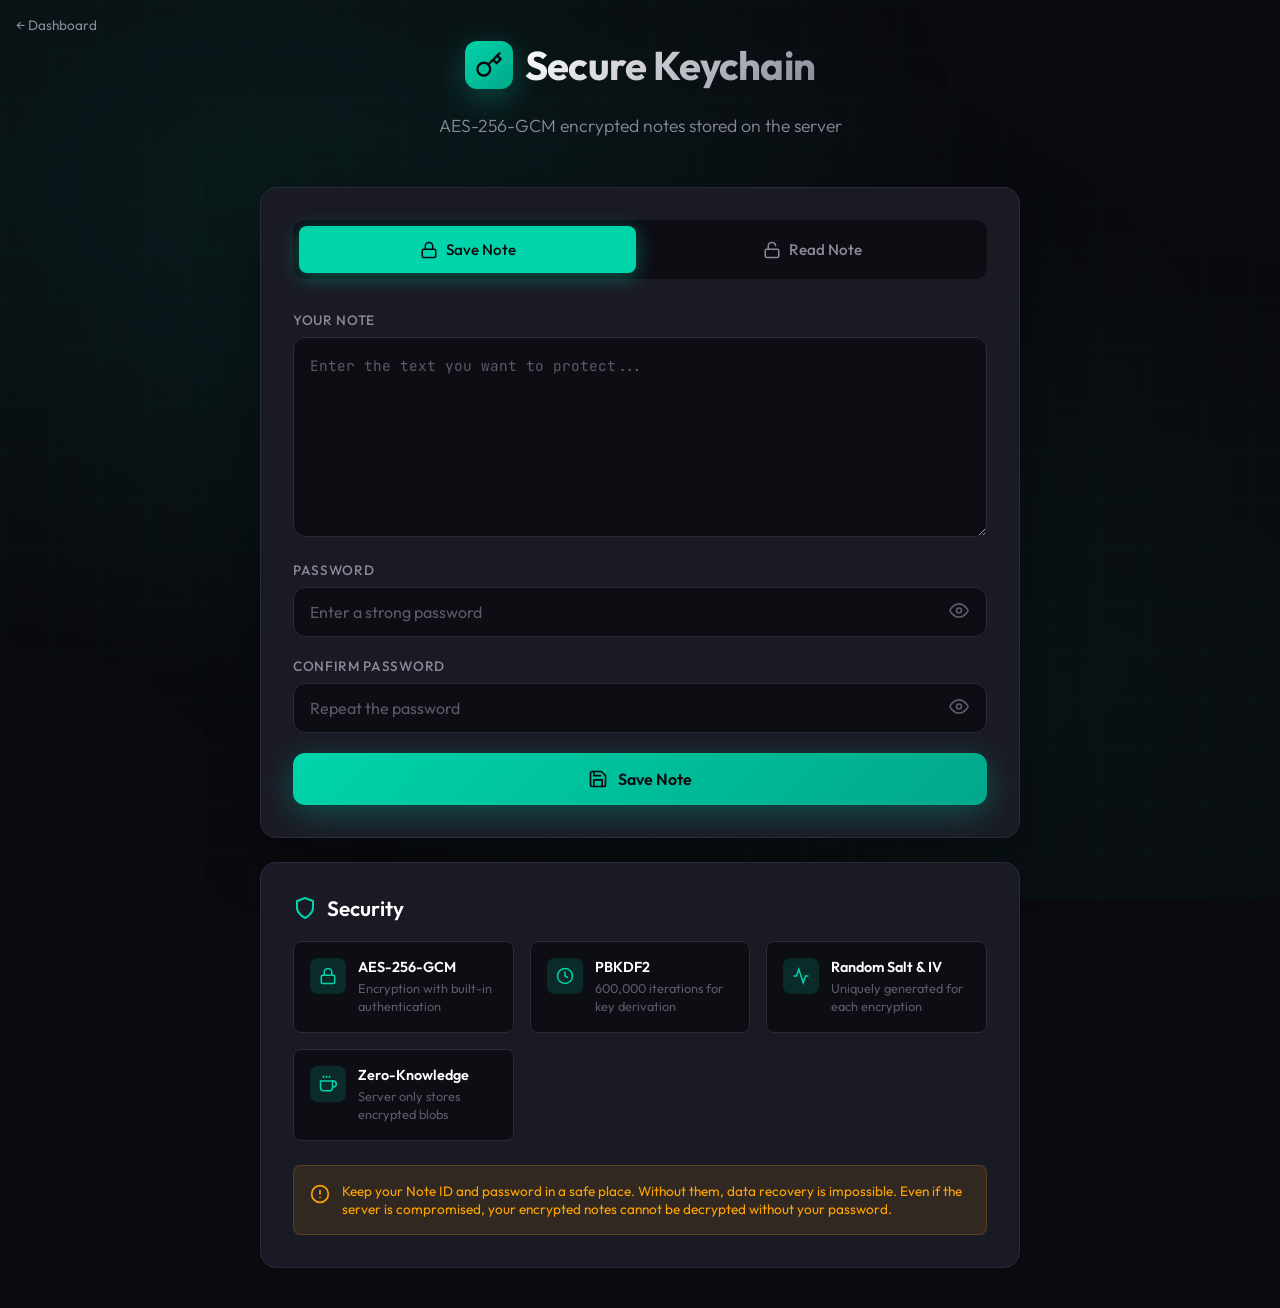
<file: keychain/index.html>
<!DOCTYPE html>
<html lang="en">
<head>
    <meta charset="UTF-8">
    <meta name="viewport" content="width=device-width, initial-scale=1.0">
    <title>Secure Keychain</title>
    <link href="https://fonts.googleapis.com/css2?family=JetBrains+Mono:wght@400;600&family=Outfit:wght@300;400;500;600;700&display=swap" rel="stylesheet">
    <style>
        :root {
            --bg-primary: #0a0a0f;
            --bg-secondary: #12121a;
            --bg-card: #1a1a25;
            --bg-input: #0d0d14;
            --accent-primary: #00d4aa;
            --accent-secondary: #00a88a;
            --accent-glow: rgba(0, 212, 170, 0.15);
            --text-primary: #ffffff;
            --text-secondary: #8a8a9a;
            --text-muted: #5a5a6a;
            --border-color: #2a2a3a;
            --danger: #ff4757;
            --warning: #ffa502;
            --success: #00d4aa;
            --radius-sm: 8px;
            --radius-md: 12px;
            --radius-lg: 16px;
        }

        * {
            margin: 0;
            padding: 0;
            box-sizing: border-box;
        }

        body {
            background: var(--bg-primary);
            font-family: 'Outfit', sans-serif;
            color: var(--text-primary);
            min-height: 100vh;
            overflow-x: hidden;
        }

        /* Animated background */
        .bg-pattern {
            position: fixed;
            top: 0;
            left: 0;
            width: 100%;
            height: 100%;
            background:
                radial-gradient(ellipse at 20% 20%, rgba(0, 212, 170, 0.08) 0%, transparent 50%),
                radial-gradient(ellipse at 80% 80%, rgba(0, 168, 138, 0.05) 0%, transparent 50%),
                radial-gradient(ellipse at 50% 50%, rgba(0, 212, 170, 0.03) 0%, transparent 70%);
            pointer-events: none;
            z-index: 0;
        }

        .grid-overlay {
            position: fixed;
            top: 0;
            left: 0;
            width: 100%;
            height: 100%;
            background-image:
                linear-gradient(rgba(0, 212, 170, 0.03) 1px, transparent 1px),
                linear-gradient(90deg, rgba(0, 212, 170, 0.03) 1px, transparent 1px);
            background-size: 50px 50px;
            pointer-events: none;
            z-index: 0;
        }

        .container {
            position: relative;
            z-index: 1;
            max-width: 800px;
            margin: 0 auto;
            padding: 40px 20px;
        }

        /* Header */
        .header {
            text-align: center;
            margin-bottom: 50px;
        }

        .logo {
            display: inline-flex;
            align-items: center;
            gap: 12px;
            margin-bottom: 16px;
        }

        .logo-icon {
            width: 48px;
            height: 48px;
            background: linear-gradient(135deg, var(--accent-primary), var(--accent-secondary));
            border-radius: var(--radius-md);
            display: flex;
            align-items: center;
            justify-content: center;
            box-shadow: 0 8px 32px rgba(0, 212, 170, 0.3);
        }

        .logo-icon svg {
            width: 28px;
            height: 28px;
            stroke: var(--bg-primary);
        }

        h1 {
            font-size: 2.5rem;
            font-weight: 700;
            letter-spacing: -0.02em;
            background: linear-gradient(135deg, var(--text-primary), var(--text-secondary));
            -webkit-background-clip: text;
            -webkit-text-fill-color: transparent;
            background-clip: text;
        }

        .subtitle {
            color: var(--text-secondary);
            font-size: 1.1rem;
            margin-top: 8px;
            font-weight: 300;
        }

        /* Main Card */
        .main-card {
            background: var(--bg-card);
            border: 1px solid var(--border-color);
            border-radius: var(--radius-lg);
            padding: 32px;
            margin-bottom: 24px;
            backdrop-filter: blur(10px);
            box-shadow: 0 20px 60px rgba(0, 0, 0, 0.4);
        }

        /* Tabs */
        .tabs {
            display: flex;
            gap: 8px;
            margin-bottom: 32px;
            background: var(--bg-input);
            padding: 6px;
            border-radius: var(--radius-md);
        }

        .tab {
            flex: 1;
            padding: 14px 20px;
            background: transparent;
            border: none;
            border-radius: var(--radius-sm);
            color: var(--text-secondary);
            font-family: 'Outfit', sans-serif;
            font-size: 0.95rem;
            font-weight: 500;
            cursor: pointer;
            transition: all 0.3s ease;
            display: flex;
            align-items: center;
            justify-content: center;
            gap: 8px;
        }

        .tab:hover {
            color: var(--text-primary);
        }

        .tab.active {
            background: var(--accent-primary);
            color: var(--bg-primary);
            box-shadow: 0 4px 20px rgba(0, 212, 170, 0.4);
        }

        .tab svg {
            width: 18px;
            height: 18px;
        }

        /* Tab Content */
        .tab-content {
            display: none;
            animation: fadeIn 0.3s ease;
        }

        .tab-content.active {
            display: block;
        }

        @keyframes fadeIn {
            from { opacity: 0; transform: translateY(10px); }
            to { opacity: 1; transform: translateY(0); }
        }

        /* Form Elements */
        label {
            display: block;
            color: var(--text-secondary);
            font-size: 0.85rem;
            font-weight: 500;
            margin-bottom: 8px;
            text-transform: uppercase;
            letter-spacing: 0.05em;
        }

        textarea {
            width: 100%;
            height: 200px;
            background: var(--bg-input);
            border: 1px solid var(--border-color);
            border-radius: var(--radius-md);
            padding: 16px;
            color: var(--text-primary);
            font-family: 'JetBrains Mono', monospace;
            font-size: 0.9rem;
            resize: vertical;
            transition: all 0.3s ease;
            line-height: 1.6;
        }

        textarea:focus {
            outline: none;
            border-color: var(--accent-primary);
            box-shadow: 0 0 0 3px var(--accent-glow);
        }

        textarea::placeholder {
            color: var(--text-muted);
        }

        .input-group {
            margin-bottom: 20px;
        }

        .password-input-wrapper {
            position: relative;
        }

        input[type="password"],
        input[type="text"] {
            width: 100%;
            background: var(--bg-input);
            border: 1px solid var(--border-color);
            border-radius: var(--radius-md);
            padding: 14px 50px 14px 16px;
            color: var(--text-primary);
            font-family: 'Outfit', sans-serif;
            font-size: 1rem;
            transition: all 0.3s ease;
        }

        input:focus {
            outline: none;
            border-color: var(--accent-primary);
            box-shadow: 0 0 0 3px var(--accent-glow);
        }

        input::placeholder {
            color: var(--text-muted);
        }

        .toggle-password {
            position: absolute;
            right: 14px;
            top: 50%;
            transform: translateY(-50%);
            background: none;
            border: none;
            color: var(--text-muted);
            cursor: pointer;
            padding: 4px;
            transition: color 0.2s ease;
        }

        .toggle-password:hover {
            color: var(--text-primary);
        }

        .toggle-password svg {
            width: 20px;
            height: 20px;
        }

        /* Password Strength Indicator */
        .strength-container {
            margin-top: 12px;
        }

        .strength-bar {
            height: 4px;
            background: var(--bg-input);
            border-radius: 2px;
            overflow: hidden;
            margin-bottom: 8px;
        }

        .strength-fill {
            height: 100%;
            width: 0%;
            border-radius: 2px;
            transition: all 0.3s ease;
        }

        .strength-fill.weak { width: 25%; background: var(--danger); }
        .strength-fill.fair { width: 50%; background: var(--warning); }
        .strength-fill.good { width: 75%; background: #7bed9f; }
        .strength-fill.strong { width: 100%; background: var(--success); }

        .strength-text {
            font-size: 0.8rem;
            display: flex;
            justify-content: space-between;
            align-items: center;
        }

        .strength-label {
            color: var(--text-muted);
        }

        .strength-value {
            font-weight: 500;
        }

        .strength-value.weak { color: var(--danger); }
        .strength-value.fair { color: var(--warning); }
        .strength-value.good { color: #7bed9f; }
        .strength-value.strong { color: var(--success); }

        .strength-tips {
            margin-top: 12px;
            padding: 12px;
            background: rgba(0, 212, 170, 0.05);
            border: 1px solid rgba(0, 212, 170, 0.1);
            border-radius: var(--radius-sm);
        }

        .strength-tips ul {
            list-style: none;
            font-size: 0.8rem;
            color: var(--text-secondary);
        }

        .strength-tips li {
            display: flex;
            align-items: center;
            gap: 8px;
            padding: 4px 0;
        }

        .strength-tips li.met { color: var(--success); }
        .strength-tips li svg {
            width: 14px;
            height: 14px;
            flex-shrink: 0;
        }

        /* Password Match */
        .match-indicator {
            margin-top: 8px;
            font-size: 0.8rem;
            display: flex;
            align-items: center;
            gap: 6px;
        }

        .match-indicator.match { color: var(--success); }
        .match-indicator.no-match { color: var(--danger); }

        .match-indicator svg {
            width: 14px;
            height: 14px;
        }

        /* Note ID Result */
        .note-id-result {
            margin-top: 24px;
            padding: 20px;
            background: var(--bg-input);
            border: 1px solid var(--accent-primary);
            border-radius: var(--radius-md);
            animation: fadeIn 0.3s ease;
        }

        .note-id-result label {
            margin-bottom: 12px;
            color: var(--accent-primary);
        }

        .note-id-display {
            display: flex;
            align-items: center;
            gap: 12px;
            background: var(--bg-primary);
            padding: 14px 16px;
            border-radius: var(--radius-sm);
            border: 1px solid var(--border-color);
            margin-bottom: 12px;
        }

        .note-id-display code {
            flex: 1;
            font-family: 'JetBrains Mono', monospace;
            font-size: 1rem;
            color: var(--accent-primary);
            word-break: break-all;
            user-select: all;
        }

        .btn-copy {
            background: var(--accent-primary);
            color: var(--bg-primary);
            border: none;
            padding: 8px 16px;
            border-radius: var(--radius-sm);
            font-family: 'Outfit', sans-serif;
            font-size: 0.85rem;
            font-weight: 600;
            cursor: pointer;
            transition: all 0.2s ease;
            white-space: nowrap;
        }

        .btn-copy:hover {
            background: var(--accent-secondary);
        }

        .note-id-warning {
            display: flex;
            align-items: flex-start;
            gap: 10px;
            padding: 12px;
            background: rgba(255, 165, 2, 0.1);
            border: 1px solid rgba(255, 165, 2, 0.2);
            border-radius: var(--radius-sm);
            color: var(--warning);
            font-size: 0.85rem;
            line-height: 1.4;
        }

        .note-id-warning svg {
            width: 18px;
            height: 18px;
            flex-shrink: 0;
            margin-top: 2px;
        }

        /* Buttons */
        .btn {
            display: inline-flex;
            align-items: center;
            justify-content: center;
            gap: 10px;
            padding: 16px 32px;
            border: none;
            border-radius: var(--radius-md);
            font-family: 'Outfit', sans-serif;
            font-size: 1rem;
            font-weight: 600;
            cursor: pointer;
            transition: all 0.3s ease;
            width: 100%;
        }

        .btn svg {
            width: 20px;
            height: 20px;
        }

        .btn-primary {
            background: linear-gradient(135deg, var(--accent-primary), var(--accent-secondary));
            color: var(--bg-primary);
            box-shadow: 0 8px 32px rgba(0, 212, 170, 0.3);
        }

        .btn-primary:hover {
            transform: translateY(-2px);
            box-shadow: 0 12px 40px rgba(0, 212, 170, 0.4);
        }

        .btn-primary:active {
            transform: translateY(0);
        }

        .btn-primary:disabled {
            opacity: 0.5;
            cursor: not-allowed;
            transform: none;
        }

        /* Info Section */
        .info-section {
            background: var(--bg-card);
            border: 1px solid var(--border-color);
            border-radius: var(--radius-lg);
            padding: 32px;
            backdrop-filter: blur(10px);
        }

        .info-section h2 {
            font-size: 1.3rem;
            font-weight: 600;
            margin-bottom: 20px;
            display: flex;
            align-items: center;
            gap: 10px;
        }

        .info-section h2 svg {
            width: 24px;
            height: 24px;
            stroke: var(--accent-primary);
        }

        .features-grid {
            display: grid;
            grid-template-columns: repeat(auto-fit, minmax(200px, 1fr));
            gap: 16px;
            margin-bottom: 24px;
        }

        .feature-item {
            display: flex;
            align-items: flex-start;
            gap: 12px;
            padding: 16px;
            background: var(--bg-input);
            border-radius: var(--radius-sm);
            border: 1px solid var(--border-color);
        }

        .feature-icon {
            width: 36px;
            height: 36px;
            background: var(--accent-glow);
            border-radius: var(--radius-sm);
            display: flex;
            align-items: center;
            justify-content: center;
            flex-shrink: 0;
        }

        .feature-icon svg {
            width: 18px;
            height: 18px;
            stroke: var(--accent-primary);
        }

        .feature-text h3 {
            font-size: 0.9rem;
            font-weight: 600;
            margin-bottom: 4px;
        }

        .feature-text p {
            font-size: 0.8rem;
            color: var(--text-muted);
            line-height: 1.4;
        }

        .info-note {
            padding: 16px;
            background: rgba(255, 165, 2, 0.1);
            border: 1px solid rgba(255, 165, 2, 0.2);
            border-radius: var(--radius-sm);
            color: var(--warning);
            font-size: 0.85rem;
            display: flex;
            align-items: flex-start;
            gap: 12px;
        }

        .info-note svg {
            width: 20px;
            height: 20px;
            flex-shrink: 0;
            margin-top: 2px;
        }

        /* Toast Notification */
        .toast {
            position: fixed;
            bottom: 24px;
            right: 24px;
            padding: 16px 24px;
            background: var(--bg-card);
            border: 1px solid var(--border-color);
            border-radius: var(--radius-md);
            box-shadow: 0 12px 40px rgba(0, 0, 0, 0.4);
            display: flex;
            align-items: center;
            gap: 12px;
            transform: translateY(100px);
            opacity: 0;
            transition: all 0.3s ease;
            z-index: 1000;
        }

        .toast.show {
            transform: translateY(0);
            opacity: 1;
        }

        .toast.success { border-color: var(--success); }
        .toast.error { border-color: var(--danger); }

        .toast svg {
            width: 24px;
            height: 24px;
        }

        .toast.success svg { stroke: var(--success); }
        .toast.error svg { stroke: var(--danger); }

        /* Loading Spinner */
        .spinner {
            width: 20px;
            height: 20px;
            border: 2px solid var(--bg-primary);
            border-top-color: transparent;
            border-radius: 50%;
            animation: spin 0.8s linear infinite;
        }

        @keyframes spin {
            to { transform: rotate(360deg); }
        }

        /* Responsive */
        @media (max-width: 600px) {
            .dash-back { display: none !important; }
            .container {
                padding: 20px 16px;
            }

            h1 {
                font-size: 1.8rem;
            }

            .main-card {
                padding: 20px;
            }

            .tab {
                padding: 12px 16px;
                font-size: 0.85rem;
            }

            .tab span {
                display: none;
            }

            .features-grid {
                grid-template-columns: 1fr;
            }

            .note-id-display {
                flex-direction: column;
                align-items: stretch;
            }

            .btn-copy {
                text-align: center;
            }
        }
    </style>
</head>
<body>
    <a href="/" class="dash-back" style="position:absolute;top:16px;left:16px;color:var(--text-secondary);text-decoration:none;font-size:.85rem;transition:color .2s"
       onmouseover="this.style.color='var(--accent-primary)'" onmouseout="this.style.color='var(--text-secondary)'">&larr; Dashboard</a>
    <div class="bg-pattern"></div>
    <div class="grid-overlay"></div>

    <div class="container">
        <header class="header">
            <div class="logo">
                <div class="logo-icon">
                    <svg viewBox="0 0 24 24" fill="none" stroke="currentColor" stroke-width="2" stroke-linecap="round" stroke-linejoin="round">
                        <path d="M21 2l-2 2m-7.61 7.61a5.5 5.5 0 1 1-7.778 7.778 5.5 5.5 0 0 1 7.777-7.777zm0 0L15.5 7.5m0 0l3 3L22 7l-3-3m-3.5 3.5L19 4"></path>
                    </svg>
                </div>
                <h1>Secure Keychain</h1>
            </div>
            <p class="subtitle">AES-256-GCM encrypted notes stored on the server</p>
        </header>

        <main class="main-card">
            <div class="tabs">
                <button class="tab active" data-tab="save" onclick="switchTab('save')">
                    <svg viewBox="0 0 24 24" fill="none" stroke="currentColor" stroke-width="2" stroke-linecap="round" stroke-linejoin="round">
                        <rect x="3" y="11" width="18" height="11" rx="2" ry="2"></rect>
                        <path d="M7 11V7a5 5 0 0 1 10 0v4"></path>
                    </svg>
                    <span>Save Note</span>
                </button>
                <button class="tab" data-tab="read" onclick="switchTab('read')">
                    <svg viewBox="0 0 24 24" fill="none" stroke="currentColor" stroke-width="2" stroke-linecap="round" stroke-linejoin="round">
                        <rect x="3" y="11" width="18" height="11" rx="2" ry="2"></rect>
                        <path d="M7 11V7a5 5 0 0 1 9.9-1"></path>
                    </svg>
                    <span>Read Note</span>
                </button>
            </div>

            <!-- Save Tab -->
            <div class="tab-content active" id="save-tab">
                <div class="input-group">
                    <label for="noteText">Your Note</label>
                    <textarea id="noteText" placeholder="Enter the text you want to protect..."></textarea>
                </div>

                <div class="input-group">
                    <label for="savePassword">Password</label>
                    <div class="password-input-wrapper">
                        <input type="password" id="savePassword" placeholder="Enter a strong password" oninput="checkPasswordStrength()">
                        <button class="toggle-password" onclick="togglePassword('savePassword', this)">
                            <svg viewBox="0 0 24 24" fill="none" stroke="currentColor" stroke-width="2" stroke-linecap="round" stroke-linejoin="round">
                                <path d="M1 12s4-8 11-8 11 8 11 8-4 8-11 8-11-8-11-8z"></path>
                                <circle cx="12" cy="12" r="3"></circle>
                            </svg>
                        </button>
                    </div>
                    <div class="strength-container" id="strengthContainer" style="display: none;">
                        <div class="strength-bar">
                            <div class="strength-fill" id="strengthFill"></div>
                        </div>
                        <div class="strength-text">
                            <span class="strength-label">Password strength:</span>
                            <span class="strength-value" id="strengthValue">-</span>
                        </div>
                        <div class="strength-tips">
                            <ul>
                                <li id="tip-length"><svg viewBox="0 0 24 24" fill="none" stroke="currentColor" stroke-width="2"><circle cx="12" cy="12" r="10"></circle></svg> At least 8 characters</li>
                                <li id="tip-upper"><svg viewBox="0 0 24 24" fill="none" stroke="currentColor" stroke-width="2"><circle cx="12" cy="12" r="10"></circle></svg> One uppercase letter</li>
                                <li id="tip-lower"><svg viewBox="0 0 24 24" fill="none" stroke="currentColor" stroke-width="2"><circle cx="12" cy="12" r="10"></circle></svg> One lowercase letter</li>
                                <li id="tip-number"><svg viewBox="0 0 24 24" fill="none" stroke="currentColor" stroke-width="2"><circle cx="12" cy="12" r="10"></circle></svg> One number</li>
                                <li id="tip-special"><svg viewBox="0 0 24 24" fill="none" stroke="currentColor" stroke-width="2"><circle cx="12" cy="12" r="10"></circle></svg> One special character (!@#$%...)</li>
                            </ul>
                        </div>
                    </div>
                </div>

                <div class="input-group">
                    <label for="confirmPassword">Confirm Password</label>
                    <div class="password-input-wrapper">
                        <input type="password" id="confirmPassword" placeholder="Repeat the password" oninput="checkPasswordMatch()">
                        <button class="toggle-password" onclick="togglePassword('confirmPassword', this)">
                            <svg viewBox="0 0 24 24" fill="none" stroke="currentColor" stroke-width="2" stroke-linecap="round" stroke-linejoin="round">
                                <path d="M1 12s4-8 11-8 11 8 11 8-4 8-11 8-11-8-11-8z"></path>
                                <circle cx="12" cy="12" r="3"></circle>
                            </svg>
                        </button>
                    </div>
                    <div class="match-indicator" id="matchIndicator" style="display: none;">
                        <svg viewBox="0 0 24 24" fill="none" stroke="currentColor" stroke-width="2" stroke-linecap="round" stroke-linejoin="round" id="matchIcon">
                            <circle cx="12" cy="12" r="10"></circle>
                        </svg>
                        <span id="matchText"></span>
                    </div>
                </div>

                <button class="btn btn-primary" id="saveBtn" onclick="saveNote()">
                    <svg viewBox="0 0 24 24" fill="none" stroke="currentColor" stroke-width="2" stroke-linecap="round" stroke-linejoin="round">
                        <path d="M19 21H5a2 2 0 0 1-2-2V5a2 2 0 0 1 2-2h11l5 5v11a2 2 0 0 1-2 2z"></path>
                        <polyline points="17 21 17 13 7 13 7 21"></polyline>
                        <polyline points="7 3 7 8 15 8"></polyline>
                    </svg>
                    Save Note
                </button>

                <!-- Note ID result (shown after saving) -->
                <div class="note-id-result" id="saveResult" style="display: none;">
                    <label>Your Note ID</label>
                    <div class="note-id-display">
                        <code id="noteIdDisplay"></code>
                        <button class="btn-copy" onclick="copyNoteId()">Copy</button>
                    </div>
                    <div class="note-id-warning">
                        <svg viewBox="0 0 24 24" fill="none" stroke="currentColor" stroke-width="2" stroke-linecap="round" stroke-linejoin="round">
                            <circle cx="12" cy="12" r="10"></circle>
                            <line x1="12" y1="8" x2="12" y2="12"></line>
                            <line x1="12" y1="16" x2="12.01" y2="16"></line>
                        </svg>
                        <span>Save this ID along with your password. You need both to read your note. Without them, recovery is impossible.</span>
                    </div>
                </div>
            </div>

            <!-- Read Tab -->
            <div class="tab-content" id="read-tab">
                <div class="input-group">
                    <label for="noteId">Note ID</label>
                    <div class="password-input-wrapper">
                        <input type="text" id="noteId" placeholder="Enter your note ID" style="padding-right: 16px; font-family: 'JetBrains Mono', monospace; font-size: 0.9rem;">
                    </div>
                </div>

                <div class="input-group">
                    <label for="readPassword">Password</label>
                    <div class="password-input-wrapper">
                        <input type="password" id="readPassword" placeholder="Enter the password to decrypt">
                        <button class="toggle-password" onclick="togglePassword('readPassword', this)">
                            <svg viewBox="0 0 24 24" fill="none" stroke="currentColor" stroke-width="2" stroke-linecap="round" stroke-linejoin="round">
                                <path d="M1 12s4-8 11-8 11 8 11 8-4 8-11 8-11-8-11-8z"></path>
                                <circle cx="12" cy="12" r="3"></circle>
                            </svg>
                        </button>
                    </div>
                </div>

                <button class="btn btn-primary" id="readBtn" onclick="readNote()">
                    <svg viewBox="0 0 24 24" fill="none" stroke="currentColor" stroke-width="2" stroke-linecap="round" stroke-linejoin="round">
                        <rect x="3" y="11" width="18" height="11" rx="2" ry="2"></rect>
                        <path d="M7 11V7a5 5 0 0 1 9.9-1"></path>
                    </svg>
                    Read Note
                </button>

                <div class="input-group" style="margin-top: 24px;">
                    <label for="decryptedText">Decrypted Note</label>
                    <textarea id="decryptedText" placeholder="Your decrypted note will appear here..." readonly></textarea>
                </div>
            </div>
        </main>

        <section class="info-section">
            <h2>
                <svg viewBox="0 0 24 24" fill="none" stroke="currentColor" stroke-width="2" stroke-linecap="round" stroke-linejoin="round">
                    <path d="M12 22s8-4 8-10V5l-8-3-8 3v7c0 6 8 10 8 10z"></path>
                </svg>
                Security
            </h2>

            <div class="features-grid">
                <div class="feature-item">
                    <div class="feature-icon">
                        <svg viewBox="0 0 24 24" fill="none" stroke="currentColor" stroke-width="2">
                            <rect x="3" y="11" width="18" height="11" rx="2" ry="2"></rect>
                            <path d="M7 11V7a5 5 0 0 1 10 0v4"></path>
                        </svg>
                    </div>
                    <div class="feature-text">
                        <h3>AES-256-GCM</h3>
                        <p>Encryption with built-in authentication</p>
                    </div>
                </div>

                <div class="feature-item">
                    <div class="feature-icon">
                        <svg viewBox="0 0 24 24" fill="none" stroke="currentColor" stroke-width="2">
                            <circle cx="12" cy="12" r="10"></circle>
                            <path d="M12 6v6l4 2"></path>
                        </svg>
                    </div>
                    <div class="feature-text">
                        <h3>PBKDF2</h3>
                        <p>600,000 iterations for key derivation</p>
                    </div>
                </div>

                <div class="feature-item">
                    <div class="feature-icon">
                        <svg viewBox="0 0 24 24" fill="none" stroke="currentColor" stroke-width="2">
                            <polyline points="22 12 18 12 15 21 9 3 6 12 2 12"></polyline>
                        </svg>
                    </div>
                    <div class="feature-text">
                        <h3>Random Salt & IV</h3>
                        <p>Uniquely generated for each encryption</p>
                    </div>
                </div>

                <div class="feature-item">
                    <div class="feature-icon">
                        <svg viewBox="0 0 24 24" fill="none" stroke="currentColor" stroke-width="2">
                            <path d="M18 8h1a4 4 0 0 1 0 8h-1"></path>
                            <path d="M2 8h16v9a4 4 0 0 1-4 4H6a4 4 0 0 1-4-4V8z"></path>
                            <line x1="6" y1="1" x2="6" y2="4"></line>
                            <line x1="10" y1="1" x2="10" y2="4"></line>
                            <line x1="14" y1="1" x2="14" y2="4"></line>
                        </svg>
                    </div>
                    <div class="feature-text">
                        <h3>Zero-Knowledge</h3>
                        <p>Server only stores encrypted blobs</p>
                    </div>
                </div>
            </div>

            <div class="info-note">
                <svg viewBox="0 0 24 24" fill="none" stroke="currentColor" stroke-width="2" stroke-linecap="round" stroke-linejoin="round">
                    <circle cx="12" cy="12" r="10"></circle>
                    <line x1="12" y1="8" x2="12" y2="12"></line>
                    <line x1="12" y1="16" x2="12.01" y2="16"></line>
                </svg>
                <span>Keep your Note ID and password in a safe place. Without them, data recovery is impossible. Even if the server is compromised, your encrypted notes cannot be decrypted without your password.</span>
            </div>
        </section>
    </div>

    <!-- Toast -->
    <div class="toast" id="toast">
        <svg viewBox="0 0 24 24" fill="none" stroke="currentColor" stroke-width="2" stroke-linecap="round" stroke-linejoin="round" id="toastIcon">
            <path d="M22 11.08V12a10 10 0 1 1-5.93-9.14"></path>
            <polyline points="22 4 12 14.01 9 11.01"></polyline>
        </svg>
        <span id="toastMessage"></span>
    </div>

    <script>
        const API_URL = 'keychain_api.php';

        // Auto-fill Note ID from URL parameter (allows bookmarking)
        (function() {
            const params = new URLSearchParams(window.location.search);
            const id = params.get('id');
            if (id) {
                switchTab('read');
                document.getElementById('noteId').value = id;
            }
        })();

        // Tab switching
        function switchTab(tab) {
            document.querySelectorAll('.tab').forEach(t => t.classList.remove('active'));
            document.querySelectorAll('.tab-content').forEach(c => c.classList.remove('active'));

            document.querySelector('[data-tab="' + tab + '"]').classList.add('active');
            document.getElementById(tab + '-tab').classList.add('active');
        }

        // Password visibility toggle
        function togglePassword(inputId, button) {
            const input = document.getElementById(inputId);
            const isPassword = input.type === 'password';
            input.type = isPassword ? 'text' : 'password';

            button.innerHTML = isPassword ?
                '<svg viewBox="0 0 24 24" fill="none" stroke="currentColor" stroke-width="2" stroke-linecap="round" stroke-linejoin="round">' +
                    '<path d="M17.94 17.94A10.07 10.07 0 0 1 12 20c-7 0-11-8-11-8a18.45 18.45 0 0 1 5.06-5.94M9.9 4.24A9.12 9.12 0 0 1 12 4c7 0 11 8 11 8a18.5 18.5 0 0 1-2.16 3.19m-6.72-1.07a3 3 0 1 1-4.24-4.24"></path>' +
                    '<line x1="1" y1="1" x2="23" y2="23"></line>' +
                '</svg>' :
                '<svg viewBox="0 0 24 24" fill="none" stroke="currentColor" stroke-width="2" stroke-linecap="round" stroke-linejoin="round">' +
                    '<path d="M1 12s4-8 11-8 11 8 11 8-4 8-11 8-11-8-11-8z"></path>' +
                    '<circle cx="12" cy="12" r="3"></circle>' +
                '</svg>';
        }

        // Password strength checker
        function checkPasswordStrength() {
            const password = document.getElementById('savePassword').value;
            const container = document.getElementById('strengthContainer');
            const fill = document.getElementById('strengthFill');
            const value = document.getElementById('strengthValue');

            if (!password) {
                container.style.display = 'none';
                return;
            }

            container.style.display = 'block';

            const checks = {
                length: password.length >= 8,
                upper: /[A-Z]/.test(password),
                lower: /[a-z]/.test(password),
                number: /[0-9]/.test(password),
                special: /[!@#$%^&*(),.?":{}|<>]/.test(password)
            };

            const tipLabels = {
                length: 'At least 8 characters',
                upper: 'One uppercase letter',
                lower: 'One lowercase letter',
                number: 'One number',
                special: 'One special character (!@#$%...)'
            };

            // Update tips
            Object.keys(checks).forEach(key => {
                const tip = document.getElementById('tip-' + key);
                tip.classList.toggle('met', checks[key]);
                const icon = checks[key] ?
                    '<svg viewBox="0 0 24 24" fill="none" stroke="currentColor" stroke-width="2"><path d="M22 11.08V12a10 10 0 1 1-5.93-9.14"></path><polyline points="22 4 12 14.01 9 11.01"></polyline></svg>' :
                    '<svg viewBox="0 0 24 24" fill="none" stroke="currentColor" stroke-width="2"><circle cx="12" cy="12" r="10"></circle></svg>';
                tip.innerHTML = icon + ' ' + tipLabels[key];
            });

            const score = Object.values(checks).filter(Boolean).length;

            fill.className = 'strength-fill';
            value.className = 'strength-value';

            if (score <= 1) {
                fill.classList.add('weak');
                value.classList.add('weak');
                value.textContent = 'Weak';
            } else if (score <= 2) {
                fill.classList.add('fair');
                value.classList.add('fair');
                value.textContent = 'Fair';
            } else if (score <= 4) {
                fill.classList.add('good');
                value.classList.add('good');
                value.textContent = 'Good';
            } else {
                fill.classList.add('strong');
                value.classList.add('strong');
                value.textContent = 'Strong';
            }

            checkPasswordMatch();
        }

        // Password match checker
        function checkPasswordMatch() {
            const password = document.getElementById('savePassword').value;
            const confirm = document.getElementById('confirmPassword').value;
            const indicator = document.getElementById('matchIndicator');
            const icon = document.getElementById('matchIcon');
            const text = document.getElementById('matchText');

            if (!confirm) {
                indicator.style.display = 'none';
                return;
            }

            indicator.style.display = 'flex';

            if (password === confirm) {
                indicator.className = 'match-indicator match';
                icon.innerHTML = '<path d="M22 11.08V12a10 10 0 1 1-5.93-9.14"></path><polyline points="22 4 12 14.01 9 11.01"></polyline>';
                text.textContent = 'Passwords match';
            } else {
                indicator.className = 'match-indicator no-match';
                icon.innerHTML = '<circle cx="12" cy="12" r="10"></circle><line x1="15" y1="9" x2="9" y2="15"></line><line x1="9" y1="9" x2="15" y2="15"></line>';
                text.textContent = 'Passwords do not match';
            }
        }

        // Toast notification
        function showToast(message, type) {
            type = type || 'success';
            const toast = document.getElementById('toast');
            const toastMessage = document.getElementById('toastMessage');
            const toastIcon = document.getElementById('toastIcon');

            toastMessage.textContent = message;
            toast.className = 'toast ' + type;

            if (type === 'success') {
                toastIcon.innerHTML = '<path d="M22 11.08V12a10 10 0 1 1-5.93-9.14"></path><polyline points="22 4 12 14.01 9 11.01"></polyline>';
            } else {
                toastIcon.innerHTML = '<circle cx="12" cy="12" r="10"></circle><line x1="15" y1="9" x2="9" y2="15"></line><line x1="9" y1="9" x2="15" y2="15"></line>';
            }

            toast.classList.add('show');

            setTimeout(function() {
                toast.classList.remove('show');
            }, 3000);
        }

        // --- Cryptographic functions ---

        // Derive an AES-256 key from password using PBKDF2
        async function deriveKey(password, salt) {
            const encoder = new TextEncoder();
            const keyMaterial = await crypto.subtle.importKey(
                'raw',
                encoder.encode(password),
                'PBKDF2',
                false,
                ['deriveBits', 'deriveKey']
            );

            return await crypto.subtle.deriveKey(
                {
                    name: 'PBKDF2',
                    salt: salt,
                    iterations: 600000,
                    hash: 'SHA-256'
                },
                keyMaterial,
                { name: 'AES-GCM', length: 256 },
                false,
                ['encrypt', 'decrypt']
            );
        }

        // Encrypt plaintext with AES-256-GCM
        async function encryptData(text, password) {
            const encoder = new TextEncoder();
            const salt = crypto.getRandomValues(new Uint8Array(16));
            const iv = crypto.getRandomValues(new Uint8Array(12));
            const key = await deriveKey(password, salt);

            const encrypted = await crypto.subtle.encrypt(
                { name: 'AES-GCM', iv: iv },
                key,
                encoder.encode(text)
            );

            return {
                salt: Array.from(salt),
                iv: Array.from(iv),
                data: Array.from(new Uint8Array(encrypted))
            };
        }

        // Decrypt ciphertext with AES-256-GCM
        async function decryptData(encryptedObj, password) {
            const salt = new Uint8Array(encryptedObj.salt);
            const iv = new Uint8Array(encryptedObj.iv);
            const data = new Uint8Array(encryptedObj.data);
            const key = await deriveKey(password, salt);

            const decrypted = await crypto.subtle.decrypt(
                { name: 'AES-GCM', iv: iv },
                key,
                data
            );

            return new TextDecoder().decode(decrypted);
        }

        // --- Save note to server ---
        async function saveNote() {
            const text = document.getElementById('noteText').value;
            const password = document.getElementById('savePassword').value;
            const confirm = document.getElementById('confirmPassword').value;

            if (!text) {
                showToast('Enter the text you want to encrypt', 'error');
                return;
            }

            if (!password) {
                showToast('Enter a password', 'error');
                return;
            }

            if (password.length < 8) {
                showToast('Password must be at least 8 characters', 'error');
                return;
            }

            if (password !== confirm) {
                showToast('Passwords do not match', 'error');
                return;
            }

            const btn = document.getElementById('saveBtn');
            btn.disabled = true;
            btn.innerHTML = '<div class="spinner"></div> Encrypting & saving...';

            try {
                // Encrypt client-side
                const encryptedData = await encryptData(text, password);

                // Send encrypted blob to server
                const response = await fetch(API_URL + '?action=save', {
                    method: 'POST',
                    headers: { 'Content-Type': 'application/json' },
                    body: JSON.stringify({ encryptedData: encryptedData })
                });

                const result = await response.json();

                if (!response.ok || !result.success) {
                    throw new Error(result.error || 'Server error');
                }

                // Show the Note ID
                document.getElementById('noteIdDisplay').textContent = result.id;
                document.getElementById('saveResult').style.display = 'block';

                showToast('Note encrypted and saved successfully');

                // Reset form fields but keep the result visible
                document.getElementById('noteText').value = '';
                document.getElementById('savePassword').value = '';
                document.getElementById('confirmPassword').value = '';
                document.getElementById('strengthContainer').style.display = 'none';
                document.getElementById('matchIndicator').style.display = 'none';

            } catch (error) {
                showToast('Error: ' + error.message, 'error');
            }

            btn.disabled = false;
            btn.innerHTML =
                '<svg viewBox="0 0 24 24" fill="none" stroke="currentColor" stroke-width="2" stroke-linecap="round" stroke-linejoin="round">' +
                    '<path d="M19 21H5a2 2 0 0 1-2-2V5a2 2 0 0 1 2-2h11l5 5v11a2 2 0 0 1-2 2z"></path>' +
                    '<polyline points="17 21 17 13 7 13 7 21"></polyline>' +
                    '<polyline points="7 3 7 8 15 8"></polyline>' +
                '</svg> Save Note';
        }

        // Copy Note ID to clipboard
        function copyNoteId() {
            const noteId = document.getElementById('noteIdDisplay').textContent;
            navigator.clipboard.writeText(noteId).then(function() {
                showToast('Note ID copied to clipboard');
            }).catch(function() {
                // Fallback for older browsers
                const range = document.createRange();
                range.selectNodeContents(document.getElementById('noteIdDisplay'));
                const sel = window.getSelection();
                sel.removeAllRanges();
                sel.addRange(range);
                document.execCommand('copy');
                sel.removeAllRanges();
                showToast('Note ID copied to clipboard');
            });
        }

        // --- Read note from server ---
        async function readNote() {
            const noteId = document.getElementById('noteId').value.trim();
            const password = document.getElementById('readPassword').value;

            if (!noteId) {
                showToast('Enter the note ID', 'error');
                return;
            }

            if (!/^[a-f0-9]{32}$/.test(noteId)) {
                showToast('Invalid note ID format', 'error');
                return;
            }

            if (!password) {
                showToast('Enter the password', 'error');
                return;
            }

            const btn = document.getElementById('readBtn');
            btn.disabled = true;
            btn.innerHTML = '<div class="spinner"></div> Loading & decrypting...';

            try {
                // Fetch encrypted blob from server
                const response = await fetch(API_URL + '?action=load&id=' + encodeURIComponent(noteId));
                const result = await response.json();

                if (!response.ok || !result.success) {
                    throw new Error(result.error || 'Note not found');
                }

                // Decrypt client-side
                const decryptedText = await decryptData(result.encryptedData, password);
                document.getElementById('decryptedText').value = decryptedText;

                showToast('Note decrypted successfully');
            } catch (error) {
                if (error.name === 'OperationError') {
                    showToast('Wrong password or corrupted data', 'error');
                } else {
                    showToast('Error: ' + error.message, 'error');
                }
            }

            btn.disabled = false;
            btn.innerHTML =
                '<svg viewBox="0 0 24 24" fill="none" stroke="currentColor" stroke-width="2" stroke-linecap="round" stroke-linejoin="round">' +
                    '<rect x="3" y="11" width="18" height="11" rx="2" ry="2"></rect>' +
                    '<path d="M7 11V7a5 5 0 0 1 9.9-1"></path>' +
                '</svg> Read Note';
        }
    </script>
<script src="/nodepulse-sw.js"></script>
</body>
</html>
</file>
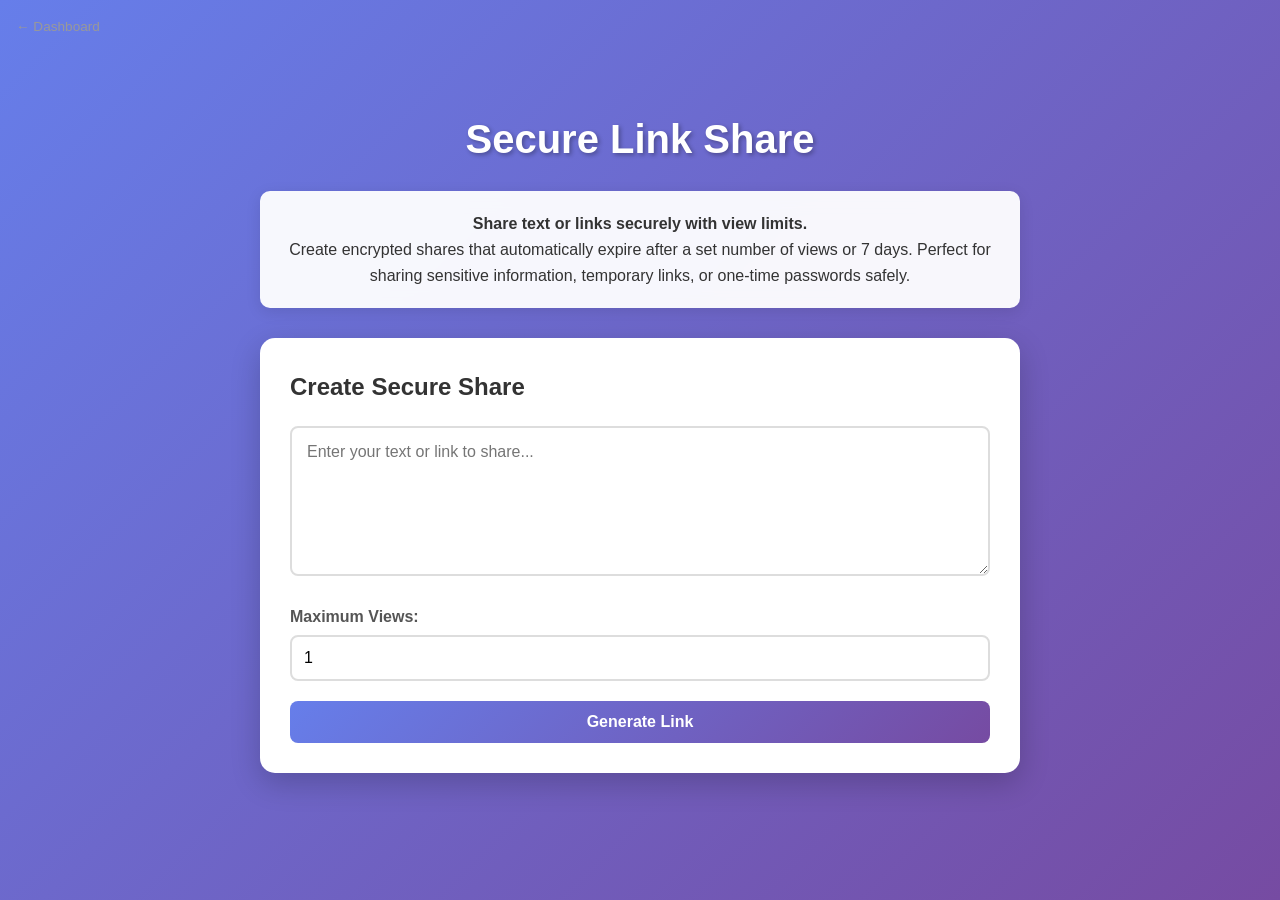
<file: secureshare/index.html>
<!DOCTYPE html>
<html lang="en">
<head>
    <meta charset="UTF-8">
    <meta name="viewport" content="width=device-width, initial-scale=1.0">
    <meta http-equiv="Content-Security-Policy" content="default-src 'self'; style-src 'self' 'unsafe-inline'; img-src 'self' data:; frame-ancestors 'none'">
    <title>Secure Link Share</title>
    <link rel="stylesheet" href="style.css">
</head>
<body>
    <a href="/" class="dash-back" style="position:absolute;top:16px;left:16px;color:#999;text-decoration:none;font-size:.85rem;transition:color .2s;z-index:10"
       onmouseover="this.style.color='#667eea'" onmouseout="this.style.color='#999'">&larr; Dashboard</a>
    <div class="container">
        <h1>Secure Link Share</h1>

        <div class="description-container">
            <p class="description-text">
                <strong>Share text or links securely with view limits.</strong><br>
                Create encrypted shares that automatically expire after a set number of views or 7 days.
                Perfect for sharing sensitive information, temporary links, or one-time passwords safely.
            </p>
        </div>

        <div id="createForm" class="form-container">
            <h2>Create Secure Share</h2>
            <textarea id="contentInput" placeholder="Enter your text or link to share..."></textarea>
            <div class="input-group">
                <label for="maxViews">Maximum Views:</label>
                <input type="number" id="maxViews" min="1" max="100" value="1">
            </div>
            <button id="generateBtn" class="btn-primary">Generate Link</button>
            <div id="generatedLink" class="hidden">
                <h3>Generated Link:</h3>
                <div class="link-container">
                    <input type="text" id="shareUrl" readonly>
                    <button id="copyBtn" class="btn-secondary">Copy</button>
                </div>
            </div>
        </div>

        <div id="viewContent" class="content-container hidden">
            <div id="contentDisplay"></div>
            <div id="qrcode"></div>
            <div id="viewsRemaining"></div>
        </div>

        <div id="errorMessage" class="error-message hidden"></div>
    </div>

    <script src="script.js"></script>
<script src="/nodepulse-sw.js"></script>
</body>
</html>
</file>
<file: secureshare/style.css>
/* Reset and base styles */
* {
    margin: 0;
    padding: 0;
    box-sizing: border-box;
}

body {
    font-family: -apple-system, BlinkMacSystemFont, 'Segoe UI', Roboto, Oxygen, Ubuntu, Cantarell, sans-serif;
    background: linear-gradient(135deg, #667eea 0%, #764ba2 100%);
    min-height: 100vh;
    color: #333;
    line-height: 1.6;
}

.container {
    max-width: 800px;
    margin: 0 auto;
    padding: 20px;
    min-height: 100vh;
    display: flex;
    flex-direction: column;
    justify-content: center;
}

h1 {
    text-align: center;
    color: white;
    margin-bottom: 20px;
    font-size: 2.5em;
    text-shadow: 2px 2px 4px rgba(0,0,0,0.3);
}

.description-container {
    text-align: center;
    margin-bottom: 30px;
}

.description-text {
    background: rgba(255, 255, 255, 0.95);
    color: #333;
    padding: 20px;
    border-radius: 10px;
    box-shadow: 0 4px 15px rgba(0,0,0,0.1);
    font-size: 16px;
    line-height: 1.6;
    margin: 0;
    backdrop-filter: blur(10px);
}

h2 {
    color: #333;
    margin-bottom: 20px;
    font-size: 1.5em;
}

h3 {
    color: #555;
    margin-bottom: 15px;
    font-size: 1.2em;
}

.form-container, .content-container {
    background: white;
    padding: 30px;
    border-radius: 15px;
    box-shadow: 0 10px 30px rgba(0,0,0,0.2);
    margin-bottom: 20px;
}

#contentInput {
    width: 100%;
    height: 150px;
    padding: 15px;
    border: 2px solid #ddd;
    border-radius: 8px;
    font-size: 16px;
    resize: vertical;
    margin-bottom: 20px;
    font-family: inherit;
    transition: border-color 0.3s ease;
}

#contentInput:focus {
    outline: none;
    border-color: #667eea;
    box-shadow: 0 0 0 3px rgba(102, 126, 234, 0.1);
}

.input-group {
    margin-bottom: 20px;
}

label {
    display: block;
    margin-bottom: 5px;
    font-weight: 600;
    color: #555;
}

input[type="number"] {
    width: 100%;
    padding: 12px;
    border: 2px solid #ddd;
    border-radius: 8px;
    font-size: 16px;
    transition: border-color 0.3s ease;
}

input[type="number"]:focus {
    outline: none;
    border-color: #667eea;
    box-shadow: 0 0 0 3px rgba(102, 126, 234, 0.1);
}

.btn-primary, .btn-secondary {
    padding: 12px 30px;
    border: none;
    border-radius: 8px;
    font-size: 16px;
    font-weight: 600;
    cursor: pointer;
    transition: all 0.3s ease;
    display: inline-block;
    text-decoration: none;
    text-align: center;
}

.btn-primary {
    background: linear-gradient(135deg, #667eea 0%, #764ba2 100%);
    color: white;
    width: 100%;
}

.btn-primary:hover {
    transform: translateY(-2px);
    box-shadow: 0 5px 15px rgba(102, 126, 234, 0.4);
}

.btn-secondary {
    background: #f8f9fa;
    color: #333;
    border: 2px solid #ddd;
    margin-left: 10px;
}

.btn-secondary:hover {
    background: #e9ecef;
    border-color: #adb5bd;
}

.link-container {
    display: flex;
    align-items: center;
    gap: 10px;
    margin-top: 15px;
}

#shareUrl {
    flex: 1;
    padding: 12px;
    border: 2px solid #ddd;
    border-radius: 8px;
    font-size: 14px;
    background: #f8f9fa;
}

.hidden {
    display: none !important;
}

.error-message {
    background: #dc3545;
    color: white;
    padding: 15px;
    border-radius: 8px;
    margin-bottom: 20px;
    text-align: center;
    font-weight: 600;
}

.success-message {
    background: #28a745;
    color: white;
    padding: 15px;
    border-radius: 8px;
    margin-bottom: 20px;
    text-align: center;
    font-weight: 600;
}

#contentDisplay {
    background: #f8f9fa;
    padding: 20px;
    border-radius: 8px;
    margin-bottom: 20px;
    border-left: 4px solid #667eea;
    word-wrap: break-word;
    white-space: pre-wrap;
    font-size: 16px;
    line-height: 1.6;
}

#contentDisplay.is-link {
    background: #e7f3ff;
    border-left-color: #007bff;
}

#contentDisplay a {
    color: #007bff;
    text-decoration: none;
    font-weight: 600;
}

#contentDisplay a:hover {
    text-decoration: underline;
}

#qrcode {
    display:none;
    text-align: center;
    margin: 20px 0;
}

#qrcode canvas {
    display:none;
    border: 1px solid #ddd;
    border-radius: 8px;
    box-shadow: 0 2px 10px rgba(0,0,0,0.1);
}

#viewsRemaining {
    text-align: center;
    color: #666;
    font-size: 14px;
    margin-top: 15px;
    padding: 10px;
    background: #f8f9fa;
    border-radius: 8px;
}

.loading {
    opacity: 0.6;
    pointer-events: none;
}

.loading::after {
    content: '';
    position: absolute;
    top: 50%;
    left: 50%;
    width: 20px;
    height: 20px;
    border: 2px solid #f3f3f3;
    border-top: 2px solid #667eea;
    border-radius: 50%;
    animation: spin 1s linear infinite;
    transform: translate(-50%, -50%);
}

@keyframes spin {
    0% { transform: translate(-50%, -50%) rotate(0deg); }
    100% { transform: translate(-50%, -50%) rotate(360deg); }
}

/* Mobile responsiveness */
@media (max-width: 768px) {
    .dash-back { display: none !important; }
    .container {
        padding: 15px;
    }
    
    h1 {
        font-size: 2em;
        margin-bottom: 15px;
    }
    
    .description-text {
        padding: 15px;
        font-size: 14px;
    }
    
    .form-container, .content-container {
        padding: 20px;
    }
    
    .link-container {
        flex-direction: column;
        gap: 10px;
    }
    
    .btn-secondary {
        margin-left: 0;
        width: 100%;
    }
    
    #contentInput {
        height: 120px;
    }
}


.redirect-warning, .redirect-success {
    background: #fff3cd;
    border: 1px solid #ffeaa7;
    border-radius: 8px;
    padding: 20px;
    text-align: center;
    margin: 20px 0;
}

.redirect-success {
    background: #d4edda;
    border-color: #c3e6cb;
}

.redirect-url {
    word-break: break-all;
    font-family: monospace;
    font-size: 14px;
    background: #f8f9fa;
    padding: 10px;
    border-radius: 5px;
    margin: 10px 0;
    color: #333;
}

.redirect-buttons {
    margin: 15px 0;
    display: flex;
    gap: 10px;
    justify-content: center;
}

.redirect-buttons button {
    padding: 10px 20px;
    border: none;
    border-radius: 5px;
    cursor: pointer;
    font-weight: 600;
}

@media (max-width: 480px) {
    h1 {
        font-size: 1.5em;
    }
    
    .description-text {
        padding: 12px;
        font-size: 13px;
    }
    
    .form-container, .content-container {
        padding: 15px;
        margin: 10px;
    }
    
    .container {
        padding: 10px;
    }
}
</file>
